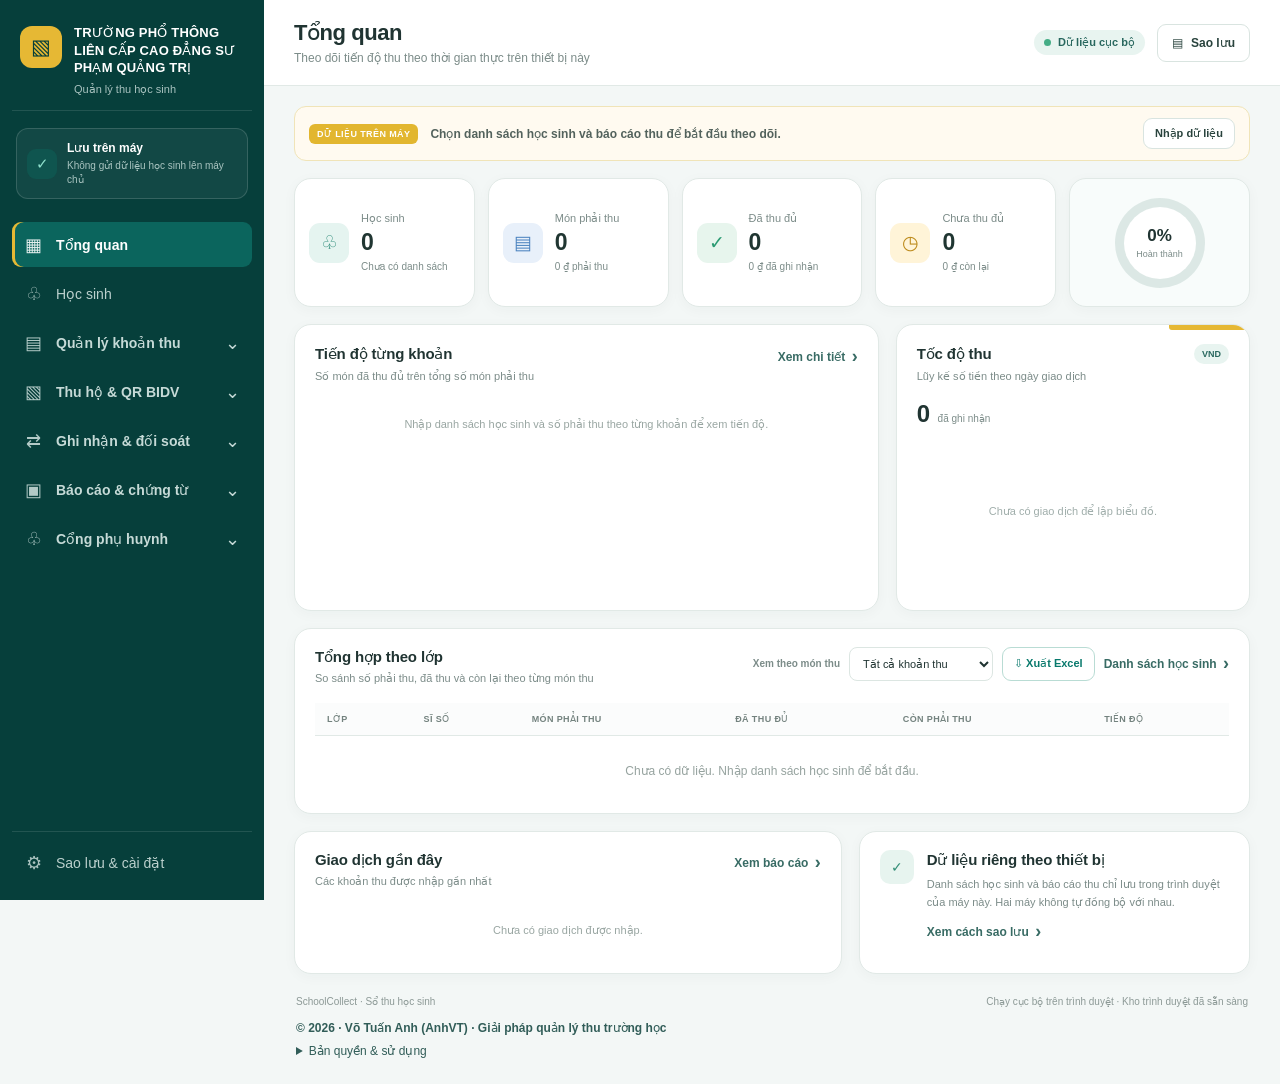
<file: index.html>
<!doctype html>
<html lang="vi">
<head>
  <meta charset="utf-8">
  <meta name="viewport" content="width=device-width, initial-scale=1">
  <meta name="theme-color" content="#063f3b">
  <meta name="description" content="Quản lý và đối soát từng khoản thu học sinh. Dữ liệu được lưu cục bộ trên thiết bị đang sử dụng.">
  <meta http-equiv="Content-Security-Policy" content="default-src 'self'; script-src 'self'; connect-src 'self'; object-src 'none'; base-uri 'self'; img-src 'self' data:; style-src 'self' 'unsafe-inline'; worker-src 'self'; manifest-src 'self'; form-action 'self'">
  <link rel="manifest" href="manifest.json">
  <link rel="stylesheet" href="styles.css?v=20261109parentnav1">
  <title>Trường Phổ thông Liên cấp Cao đẳng Sư phạm Quảng Trị · Quản lý thu học sinh</title>
</head>
<body>
  <div class="app-shell">
    <aside class="sidebar" id="sidebar">
      <div class="brand school-brand">
        <div class="brand-mark" aria-hidden="true">▧</div>
        <div class="brand-copy"><strong>TRƯỜNG PHỔ THÔNG LIÊN CẤP CAO ĐẲNG SƯ PHẠM QUẢNG TRỊ</strong><small>Quản lý thu học sinh</small></div>
      </div>
      <div class="local-pill"><span class="shield-icon" aria-hidden="true">✓</span><div><strong>Lưu trên máy</strong><small>Không gửi dữ liệu học sinh lên máy chủ</small></div></div>
      <nav class="nav" aria-label="Điều hướng chính">
        <button class="nav-item nav-direct active" data-page="dashboard"><span class="nav-icon" aria-hidden="true">▦</span>Tổng quan</button>
        <button class="nav-item nav-direct" data-page="students"><span class="nav-icon" aria-hidden="true">♧</span>Học sinh</button>

        <div class="nav-section" data-nav-section="collections">
          <button class="nav-item nav-group-toggle" type="button" data-nav-group="collections" aria-expanded="false" aria-controls="nav-collections"><span class="nav-icon" aria-hidden="true">▤</span><span class="nav-group-label">Quản lý khoản thu</span><span class="nav-chevron" aria-hidden="true">⌄</span></button>
          <div class="nav-submenu" id="nav-collections" hidden>
            <button class="nav-item nav-child" data-page="fees">Theo dõi phải thu</button>
            <button class="nav-item nav-child" data-page="fee-setup">Thiết lập & phân giao</button>
            <button class="nav-item nav-child" data-page="opening">DS thu trước thu hộ BIDV</button>
          </div>
        </div>

        <div class="nav-section" data-nav-section="bidv">
          <button class="nav-item nav-group-toggle" type="button" data-nav-group="bidv" aria-expanded="false" aria-controls="nav-bidv"><span class="nav-icon" aria-hidden="true">▧</span><span class="nav-group-label">Thu hộ & QR BIDV</span><span class="nav-chevron" aria-hidden="true">⌄</span></button>
          <div class="nav-submenu" id="nav-bidv" hidden>
            <button class="nav-item nav-child" data-page="bidv-export">Xuất bảng kê BIDV</button>
            <a class="nav-item nav-child qr-external-link" href="https://anhvt777.github.io/bidvqrgen/" target="_blank" rel="noopener noreferrer">Công cụ tạo QR <span class="external-link-mark" aria-hidden="true">↗</span></a>
          </div>
        </div>

        <div class="nav-section" data-nav-section="reconciliation">
          <button class="nav-item nav-group-toggle" type="button" data-nav-group="reconciliation" aria-expanded="false" aria-controls="nav-reconciliation"><span class="nav-icon" aria-hidden="true">⇄</span><span class="nav-group-label">Ghi nhận & đối soát</span><span class="nav-chevron" aria-hidden="true">⌄</span></button>
          <div class="nav-submenu" id="nav-reconciliation" hidden>
            <button class="nav-item nav-child" data-page="imports">Nhập sao kê & dữ liệu</button>
            <button class="nav-item nav-child" data-page="cash-collection">Thu tiền mặt theo phiên</button>
            <button class="nav-item nav-child" data-page="manual-import">Nhập thu ngoài BIDV</button>
          </div>
        </div>

        <div class="nav-section" data-nav-section="reports">
          <button class="nav-item nav-group-toggle" type="button" data-nav-group="reports" aria-expanded="false" aria-controls="nav-reports"><span class="nav-icon" aria-hidden="true">▣</span><span class="nav-group-label">Báo cáo & chứng từ</span><span class="nav-chevron" aria-hidden="true">⌄</span></button>
          <div class="nav-submenu" id="nav-reports" hidden>
            <button class="nav-item nav-child" data-page="history">Tra cứu & báo cáo</button>
            <button class="nav-item nav-child" data-page="receipts">Phiếu thu / Xác nhận</button>
          </div>
        </div>
        <div class="nav-section" data-nav-section="parents">
          <button class="nav-item nav-group-toggle" type="button" data-nav-group="parents" aria-expanded="false" aria-controls="nav-parents"><span class="nav-icon" aria-hidden="true">♧</span><span class="nav-group-label">Cổng phụ huynh</span><span class="nav-chevron" aria-hidden="true">⌄</span></button>
          <div class="nav-submenu" id="nav-parents" hidden>
            <a class="nav-item nav-child qr-external-link" href="https://school-parent-dev.tuananh0001.workers.dev/admin/lookup-codes?school_id=LIENCAPCDSP&amp;mode=bulk" target="_blank" rel="noopener noreferrer">Cấp mã theo lớp / danh sách <span class="external-link-mark" aria-hidden="true">↗</span></a>
            <a class="nav-item nav-child qr-external-link" href="https://school-parent-dev.tuananh0001.workers.dev/admin/lookup-codes?school_id=LIENCAPCDSP&amp;mode=single" target="_blank" rel="noopener noreferrer">Cấp lại mã khi quên <span class="external-link-mark" aria-hidden="true">↗</span></a>
            <button class="nav-item nav-child" data-page="parent-sync">Chuẩn bị & đồng bộ</button>
            <a class="nav-item nav-child qr-external-link" href="https://school-parent-dev.tuananh0001.workers.dev/" target="_blank" rel="noopener noreferrer">Mở cổng tra cứu <span class="external-link-mark" aria-hidden="true">↗</span></a>
            <a class="nav-item nav-child qr-external-link" href="https://school-parent-dev.tuananh0001.workers.dev/admin/multi-school" target="_blank" rel="noopener noreferrer">Quản trị đồng bộ <span class="external-link-mark" aria-hidden="true">↗</span></a>
          </div>
        </div>
      </nav>
      <div class="sidebar-bottom">
        <button class="nav-item" data-page="settings"><span class="nav-icon">⚙</span>Sao lưu & cài đặt</button>
      </div>
    </aside>

    <main class="main-area">
      <header class="topbar">
        <button class="mobile-menu" id="menuToggle" aria-label="Mở menu">☰</button>
        <div><div class="page-title" id="topTitle">Tổng quan</div><div class="page-subtitle" id="topSubtitle">Theo dõi tiến độ thu theo thời gian thực trên thiết bị này</div></div>
        <div class="top-actions"><span class="local-tag"><i></i>Dữ liệu cục bộ</span><button class="button button-outline backup-top" id="backupButtonTop"><span>▤</span> Sao lưu</button></div>
      </header>

      <section class="page active" id="page-dashboard">
        <div class="notice notice-sample" id="dataNotice"><span class="sample-label">DỮ LIỆU TRÊN MÁY</span><strong id="dataNoticeText">Chọn danh sách học sinh và báo cáo thu để bắt đầu theo dõi.</strong><button class="button button-small button-outline" data-go="imports">Nhập dữ liệu</button></div>
        <div class="stats-grid">
          <article class="stat-card"><div class="stat-icon mint">♧</div><div><span class="stat-label">Học sinh</span><strong class="stat-value" id="statStudents">0</strong><small class="stat-hint" id="statClasses">Chưa có danh sách</small></div></article>
          <article class="stat-card"><div class="stat-icon blue">▤</div><div><span class="stat-label">Món phải thu</span><strong class="stat-value" id="statFeeItems">0</strong><small class="stat-hint" id="statDueAmount">0 ₫ phải thu</small></div></article>
          <article class="stat-card"><div class="stat-icon green">✓</div><div><span class="stat-label">Đã thu đủ</span><strong class="stat-value" id="statPaidItems">0</strong><small class="stat-hint" id="statPaidAmount">0 ₫ đã ghi nhận</small></div></article>
          <article class="stat-card"><div class="stat-icon amber">◷</div><div><span class="stat-label">Chưa thu đủ</span><strong class="stat-value" id="statUnpaidItems">0</strong><small class="stat-hint" id="statRemainAmount">0 ₫ còn lại</small></div></article>
          <article class="stat-card completion-card"><div class="completion-ring" id="completionRing"><div><strong id="completionPercent">0%</strong><small>Hoàn thành</small></div></div></article>
        </div>

        <div class="dashboard-grid">
          <article class="panel fee-progress-panel">
            <div class="panel-header"><div><h2>Tiến độ từng khoản</h2><p>Số món đã thu đủ trên tổng số món phải thu</p></div><button class="text-button" data-go="fees">Xem chi tiết <span>›</span></button></div>
            <div class="fee-progress-list" id="feeProgressList"><div class="empty-inline">Nhập danh sách học sinh để xem tiến độ từng khoản thu.</div></div>
          </article>
          <article class="panel collection-speed-panel">
            <div class="panel-header"><div><h2>Tốc độ thu</h2><p>Lũy kế số tiền theo ngày giao dịch</p></div><span class="mini-tag">VND</span></div>
            <div class="speed-total"><strong id="chartTotal">0</strong><span>đã ghi nhận</span></div>
            <div class="chart-wrap" id="collectionChart"><div class="chart-empty">Chưa có giao dịch để lập biểu đồ.</div></div>
          </article>
        </div>

        <article class="panel table-panel class-summary-panel">
          <div class="panel-header class-summary-header"><div><h2>Tổng hợp theo lớp</h2><p>So sánh số phải thu, đã thu và còn lại theo từng món thu</p></div><div class="class-summary-actions"><label for="classFeeFilter">Xem theo món thu</label><select id="classFeeFilter"><option value="all">Tất cả khoản thu</option><option value="mandatory">BH thân thể (BHTT)</option><option value="insurance">Bảo hiểm y tế (BHYT)</option><option value="service">Dịch vụ khác</option></select><button class="button button-outline button-small export-class-report" id="exportClassFeeReport">⇩ Xuất Excel</button><button class="text-button" data-go="students">Danh sách học sinh <span>›</span></button></div></div>
          <div class="table-wrap"><table><thead><tr><th>LỚP</th><th>SĨ SỐ</th><th>MÓN PHẢI THU</th><th>ĐÃ THU ĐỦ</th><th>CÒN PHẢI THU</th><th>TIẾN ĐỘ</th></tr></thead><tbody id="classTable"><tr><td colspan="6" class="empty-cell">Chưa có dữ liệu. Nhập danh sách học sinh để bắt đầu.</td></tr></tbody></table></div>
        </article>
        <div class="bottom-grid">
          <article class="panel"><div class="panel-header"><div><h2>Giao dịch gần đây</h2><p>Các khoản thu được nhập gần nhất</p></div><button class="text-button" data-go="imports">Xem báo cáo <span>›</span></button></div><div class="recent-list" id="recentTransactions"><div class="empty-inline">Chưa có giao dịch được nhập.</div></div></article>
          <article class="panel privacy-card"><div class="privacy-mark">✓</div><div><h2>Dữ liệu riêng theo thiết bị</h2><p>Danh sách học sinh và báo cáo thu chỉ lưu trong trình duyệt của máy này. Hai máy không tự đồng bộ với nhau.</p><button class="text-button" data-go="settings">Xem cách sao lưu <span>›</span></button></div></article>
        </div>
      </section>

      <section class="page" id="page-students">
        <div class="page-heading"><div><span class="eyebrow">DANH SÁCH GỐC</span><h1>Học sinh</h1><p>Quản lý hồ sơ học sinh và toàn bộ các khoản phải thu đã phân giao.</p></div><div class="fee-builder-actions"><button class="button button-outline" id="addStudentButton">＋ Thêm học sinh</button><button class="button button-primary" id="studentImportButton">⇧ Tải file học sinh</button></div></div>
        <div class="toolbar"><div class="search-box"><span>⌕</span><input id="studentSearch" type="search" placeholder="Tìm theo tên, mã học sinh, Mã số CĐ, lớp..."></div><div class="toolbar-right"><select id="studentStatusFilter" class="compact-select"><option value="active">Đang học</option><option value="inactive">Đã nghỉ/chuyển trường</option><option value="all">Tất cả học sinh</option></select><span id="studentCountLabel">0 học sinh</span><button class="button button-outline" id="exportStudents">↓ Xuất danh sách</button></div></div>
        <div class="student-warning-panel" id="studentWarningPanel" hidden><div><strong id="studentWarningTitle">Có hồ sơ cần bổ sung</strong><p id="studentWarningText"></p></div><button class="button button-outline button-small" id="showIncompleteStudents">Xem hồ sơ cần bổ sung</button></div>
        <article class="panel table-panel"><div class="table-wrap"><table class="student-master-table"><thead><tr><th>MÃ HS THEO LỚP</th><th>HỌ VÀ TÊN</th><th>LỚP</th><th>GIỚI TÍNH</th><th>NGÀY SINH</th><th>TRẠNG THÁI</th><th>PHÂN LOẠI / GHI CHÚ</th><th>MÓN PHẢI THU</th><th>PHẢI THU</th><th>ĐÃ THU</th><th>CÒN LẠI</th><th></th></tr></thead><tbody id="studentsTable"><tr><td colspan="12" class="empty-cell">Chưa có học sinh. Hãy tải file danh sách gốc của trường.</td></tr></tbody></table></div></article>
        <p class="table-note">Web chỉ hiển thị các trường có trong file của Phổ thông Liên cấp CĐSP Quảng Trị, cộng với mã HS theo lớp do hệ thống tạo. Không tự suy đoán phụ huynh, điện thoại, CCCD hoặc các trường không có trong file. BHYT/BHTT được đọc trực tiếp thành khoản phải thu.</p>
      </section>

      <section class="page" id="page-fee-setup">
        <div class="page-heading"><div><span class="eyebrow">CẤU HÌNH THU</span><h1>Thiết lập khoản thu</h1><p>Tạo khoản thu một lần, sau đó phân giao cho toàn trường, theo khối, theo lớp hoặc từng học sinh.</p></div><button class="button button-outline" id="newFeeButton">＋ Khoản thu mới</button></div>
        <div class="fee-setup-layout">
          <article class="panel fee-builder">
            <div class="panel-header"><div><h2 id="feeBuilderTitle">Tạo khoản thu</h2><p>Mã khoản và mã khách hàng sau khi phát hành nên được giữ ổn định để đối soát ngân hàng.</p></div><span class="mini-tag">Lưu cục bộ</span></div>
            <input type="hidden" id="feeEditingId">
            <div class="fee-form-grid">
              <label class="qr-field"><span>Tên khoản thu</span><input id="feeName" maxlength="80" placeholder="Ví dụ: Bảo hiểm thân thể"></label>
              <label class="qr-field"><span>Mã khoản</span><input id="feeCode" maxlength="12" placeholder="Ví dụ: BHTT"></label>
              <label class="qr-field"><span>Ký hiệu khoản thu (2 ký tự)</span><input id="feeShortCode" maxlength="2" list="feeShortCodeOptions" placeholder="TT"><datalist id="feeShortCodeOptions"><option value="YT">Bảo hiểm y tế</option><option value="TT">Bảo hiểm thân thể</option><option value="DV">Dịch vụ</option><option value="KH">Khoản khác</option></datalist></label>
              <label class="qr-field"><span>Số tiền / học sinh</span><input id="feeAmount" inputmode="numeric" placeholder="Ví dụ: 150000"></label>
              <label class="qr-field"><span>Nhóm khoản</span><select id="feeCategory"><option value="service">Khoản thu / dịch vụ khác</option><option value="insurance">Bảo hiểm y tế (BHYT)</option><option value="mandatory">Bảo hiểm thân thể (BHTT)</option><option value="other">Khoản khác</option></select></label>
              <label class="qr-field"><span>Tiền tố mã KH</span><input id="feePrefix" maxlength="8" value="LCSP" placeholder="LCSP"></label>
              <label class="qr-field"><span>Phạm vi phân giao</span><select id="feeScope"><option value="all">Toàn trường</option><option value="grade">Theo khối</option><option value="class">Theo lớp</option><option value="student">Chọn học sinh</option></select></label>
            </div>
            <div class="fee-target-block">
              <div class="fee-target-head"><strong>Đối tượng áp dụng</strong><span id="feeTargetSummary">Toàn bộ học sinh hiện có</span></div>
              <select id="feeTargets" multiple size="7" aria-label="Chọn đối tượng phân giao"></select>
              <small>Giữ Ctrl/Cmd để chọn nhiều khối, lớp hoặc học sinh. Với “Toàn trường” không cần chọn.</small>
            </div>
            <div class="fee-code-preview"><span>Mẫu mã khách hàng</span><strong id="feeCodePreview">Mã HS theo lớp + ký hiệu 2 ký tự</strong><small id="feeCodePreviewExample">Ví dụ sẽ hiển thị sau khi có danh sách học sinh.</small></div>
            <div class="fee-builder-actions"><button class="button button-outline" id="cancelFeeEdit" hidden>Hủy</button><button class="button button-primary" id="saveFeeAssignment">Tạo & phân giao</button></div>
          </article>
          <article class="panel fee-catalog-panel">
            <div class="panel-header"><div><h2>Danh mục khoản thu</h2><p>Các khoản đã tạo và số học sinh đang được phân giao.</p></div><span class="mini-tag" id="feeCatalogCount">0 khoản</span></div>
            <div class="fee-catalog-list" id="feeCatalogList"><div class="empty-inline">Chưa có khoản thu. Tạo khoản đầu tiên ở biểu mẫu bên trái.</div></div>
          </article>
        </div>

      </section>

      <section class="page" id="page-bidv-export">
        <div class="page-heading"><div><span class="eyebrow">BẢNG KÊ NGÂN HÀNG</span><h1>Bảng kê BIDV</h1><p>Tạo mã khách hàng duy nhất theo từng học sinh + món thu và xuất XLSX đúng cấu trúc nhập chương trình thu hộ.</p></div></div>
        <article class="panel bidv-export-panel">
          <div class="panel-header"><div><span class="eyebrow">BẢNG KÊ BIDV</span><h2>Xuất bảng kê thu hộ</h2><p>Xuất đúng cấu trúc 16 cột của mẫu BIDV để nhập chương trình tạo bảng kê thu hộ. Mỗi món thu của từng học sinh có một Mã khách hàng duy nhất.</p></div><span class="mini-tag">XLSX</span></div>
          <div class="fee-form-grid">
            <label class="qr-field"><span>Khoản thu cần xuất</span><select id="bidvExportFee"><option value="">— Chọn khoản thu —</option></select></label>
            <label class="qr-field"><span>Phạm vi</span><select id="bidvExportScope"><option value="all">Toàn bộ học sinh được phân giao</option><option value="grade">Theo khối</option><option value="class">Theo lớp</option></select></label>
            <label class="qr-field"><span>Đối tượng</span><select id="bidvExportTarget"><option value="all">Tất cả</option></select></label>
            <label class="qr-field"><span>Kỳ hóa đơn</span><input id="bidvBillPeriod" maxlength="20" value="2026" placeholder="Ví dụ: 2026"></label>
            <label class="qr-field"><span>Tiền tố bổ sung (không bắt buộc)</span><input id="bidvCustomerPrefix" maxlength="8" value="" placeholder="Để trống nếu không cần"></label>
            <label class="qr-field"><span>Cấu trúc Mã khách hàng</span><input id="bidvCustomerTemplate" maxlength="80" value="{YY}{CLASS}{SEQ}{FEE}" placeholder="{YY}{CLASS}{SEQ}{FEE}"></label>
          </div>
          <div class="mapping-note"><span class="note-icon">i</span><div><strong>Các biến có thể dùng:</strong><p><code>{PREFIX}</code> tiền tố tùy chọn · <code>{YY}</code>/<code>{YYYY}</code> năm · <code>{CLASS}</code> lớp · <code>{SEQ}</code> số thứ tự 01–99 · <code>{HS}</code> mã HS theo lớp · <code>{BASE}</code> mã HS gốc · <code>{CD}</code> Mã số CĐ · <code>{FEE}</code> ký hiệu khoản 2 ký tự. File BIDV dùng tài khoản định danh nên mã xuất ra chỉ gồm chữ không dấu và số.</p></div></div>
          <div class="fee-code-preview"><span>Xem trước Mã khách hàng</span><strong id="bidvCustomerPreview">267C201TT</strong><small id="bidvCustomerPreviewText">Khuyến nghị: năm 2 số + lớp + STT 2 số + ký hiệu khoản 2 ký tự. Không cần LCSP.</small></div>
          <label class="check-row"><input type="checkbox" id="bidvOnlyUnpaid" checked><span>Chỉ xuất các khoản chưa thu</span></label>
          <div class="fee-builder-actions"><button class="button button-outline" id="bidvValidateExport">Kiểm tra mã</button><button class="button button-primary" id="bidvExportXlsx">↓ Xuất XLSX BIDV</button></div>
          <div class="last-import" id="bidvExportStatus">Chưa kiểm tra dữ liệu xuất.</div>
        </article>

        <article class="panel bidv-export-panel qr-file-export-panel">
          <div class="panel-header"><div><span class="eyebrow">FILE TẠO QR ĐỊNH DANH</span><h2>Xuất bảng kê tạo QR</h2><p>Xuất đúng 11 cột theo file mẫu Test 6E.xlsx. BIDV và BankBin 970418 được tự điền cố định; người dùng chỉ chọn phạm vi và món thu cần xuất.</p></div><span class="mini-tag">XLSX · QR</span></div>
          <div class="fee-form-grid">
            <label class="qr-field"><span>Phạm vi xuất</span><select id="qrFileScope"><option value="all">Toàn bộ danh sách trường</option><option value="class">Theo lớp</option><option value="student">Theo học sinh</option></select></label>
            <label class="qr-field"><span>Đối tượng</span><select id="qrFileTarget"><option value="all">Tất cả</option></select></label>
            <label class="qr-field"><span>Món thu</span><select id="qrFileFee"><option value="all">Tất cả món thu</option></select></label>
            <label class="qr-field"><span>Mã đầu định danh</span><input id="qrFilePrefix" maxlength="30" value="V6" placeholder="Ví dụ: V6"></label>
            <label class="qr-field"><span>Kỳ thu</span><input id="qrFilePeriod" maxlength="30" value="2026" placeholder="Ví dụ: 2026 hoặc HK1 2026"></label>
            <label class="qr-field"><span>Cấu trúc mã QR</span><input value="Mã đầu định danh + Mã khách hàng BIDV" readonly></label>
          </div>
          <div class="mapping-note"><span class="note-icon">i</span><div><strong>Cấu trúc file QR:</strong><p><code>AccountNumber</code> = Mã đầu định danh + đúng Mã khách hàng BIDV của cùng học sinh/món thu (cùng tiền tố, năm 2 số, lớp, STT và ký hiệu khoản). <code>AccountName</code> = Họ tên học sinh + lớp. <code>Remark</code> = AccountName + NOP + Tên khoản thu + kỳ thu; tự loại mã BHYT/BHTT/TT/YT bị lặp.</p></div></div>
          <div class="fee-code-preview"><span>Xem trước</span><strong id="qrFileAccountPreview">—</strong><small id="qrFileRemarkPreview">Chọn dữ liệu để xem AccountNumber và Remark mẫu.</small></div>
          <label class="check-row"><input type="checkbox" id="qrFileOnlyUnpaid" checked><span>Chỉ xuất các món chưa thu</span></label>
          <div class="fee-builder-actions"><button class="button button-outline" id="qrFileValidate">Kiểm tra file QR</button><button class="button button-primary" id="qrFileExport">↓ Xuất XLSX tạo QR</button></div>
          <div class="last-import" id="qrFileStatus">Chưa kiểm tra dữ liệu xuất.</div>
        </article>
      </section>

      <section class="page" id="page-fees">
        <div class="page-heading"><div><span class="eyebrow">CHI TIẾT THU</span><h1>Khoản thu</h1><p>Xem riêng BHYT, BHTT và các khoản dịch vụ khác.</p></div><button class="button button-primary" data-go="imports">⇧ Nhập báo cáo thu</button></div>
        <div class="fee-detail-grid" id="feeCategoryCards"><div class="panel empty-state">Nhập danh sách học sinh và báo cáo thu để xem chi tiết.</div></div>
        <article class="panel table-panel fee-breakdown-panel"><div class="panel-header"><div><h2>Chi tiết dịch vụ khác</h2><p>Tách theo nội dung thực tế như gửi xe, nước uống và dịch vụ khác.</p></div><span class="mini-tag" id="serviceTxnCount">0 giao dịch</span></div><div class="table-wrap"><table><thead><tr><th>NỘI DUNG THU</th><th>SỐ GIAO DỊCH</th><th>SỐ HỌC SINH</th><th>SỐ TIỀN ĐÃ THU</th></tr></thead><tbody id="serviceBreakdownTable"><tr><td colspan="4" class="empty-cell">Chưa có giao dịch dịch vụ.</td></tr></tbody></table></div></article>
        <article class="panel table-panel"><div class="panel-header"><div><h2>Giao dịch theo khoản thu</h2><p>Danh sách chi tiết được nhập trên thiết bị này</p></div><div class="filter-pills"><span class="filter-pill">Tất cả <b id="allTxnCount">0</b></span><span class="filter-pill">Khớp <b id="matchedTxnCount">0</b></span><span class="filter-pill">Chưa khớp <b id="unmatchedTxnCount">0</b></span></div></div><div class="table-wrap"><table><thead><tr><th>NGÀY</th><th>MÃ GIAO DỊCH</th><th>KHOẢN THU</th><th>NỘI DUNG</th><th>MÃ HS / HỌC SINH</th><th>SỐ TIỀN</th><th>TRẠNG THÁI</th></tr></thead><tbody id="transactionsTable"><tr><td colspan="7" class="empty-cell">Chưa có báo cáo ngân hàng.</td></tr></tbody></table></div></article>

        <article class="panel cash-file-card">
          <div class="panel-header"><div><h2>Nhập file các món đã thu thủ công</h2><p>Dùng khi kế toán có danh sách thu ngoài BIDV. File có thể chứa Mã HS/Mã theo lớp/Mã số CĐ hoặc Họ tên + Lớp, kèm Khoản thu và Số tiền.</p></div><span class="mini-tag">XLSX · CSV</span></div>
          <div class="receipt-batch-actions">
            <span>File chỉ đưa các dòng hợp lệ vào phiên chờ xác nhận; chưa cộng ngay vào số thu chung.</span>
            <button class="button button-outline" id="downloadManualCollectionTemplate">↓ Tải file mẫu</button>
            <button class="button button-primary" id="manualCollectionImportButton">⇧ Chọn file đã thu</button>
          </div>
          <div class="last-import" id="manualCollectionStatus">Chưa nhập file thu thủ công.</div>
        </article>
        <input type="file" id="manualCollectionFileInput" accept=".xlsx,.csv,.tsv,.txt" hidden>
      </section>

      <section class="page" id="page-qr">
        <div class="page-heading"><div><span class="eyebrow">THANH TOÁN THEO TỪNG MÓN</span><h1>Tạo mã QR</h1><p>Tạo QR cho từng khoản còn phải thu của học sinh, tiền chuyển trực tiếp vào tài khoản trường.</p></div></div>
        <div class="qr-local-note"><span class="note-icon">✓</span><div><strong>Tạo và lưu ảnh ngay trên thiết bị này.</strong><p>Dữ liệu học sinh, số tiền và nội dung chuyển khoản không gửi tới dịch vụ tạo ảnh QR bên ngoài.</p></div></div>
        <div class="qr-layout">
          <article class="panel qr-config-card">
            <div class="panel-header"><div><h2>Tài khoản nhận tiền của trường</h2><p>Thông tin được lưu riêng trong trình duyệt của máy này.</p></div><span class="category-badge">Lưu cục bộ</span></div>
            <div class="qr-config-grid">
              <label class="qr-field"><span>Mã BIN ngân hàng</span><input id="qrBankBin" inputmode="numeric" maxlength="6" placeholder="Ví dụ: 970418"></label>
              <label class="qr-field"><span>Số tài khoản nhận</span><input id="qrAccountNumber" autocomplete="off" placeholder="Số tài khoản trường"></label>
              <label class="qr-field qr-field-wide"><span>Tên chủ tài khoản</span><input id="qrAccountName" autocomplete="organization" maxlength="25" placeholder="Tên chủ tài khoản, tối đa 25 ký tự"></label>
            </div>
            <div class="qr-config-actions"><span id="qrConfigStatus">Chưa thiết lập tài khoản nhận</span><button class="button button-outline" id="saveQrConfig">Lưu tài khoản</button></div>
            <p class="table-note">Hãy kiểm tra mã BIN, số tài khoản và tên người nhận với ngân hàng trước khi gửi QR cho phụ huynh.</p>
          </article>
          <article class="panel qr-create-card">
            <div class="panel-header"><div><h2>Chọn món cần tạo QR</h2><p>Mỗi QR gắn với một học sinh và một khoản thu.</p></div><span class="mini-tag" id="qrDueCount">0 món còn phải thu</span></div>
            <div class="qr-filter-grid">
              <label class="qr-field"><span>Khoản thu</span><select id="qrFeeFilter"><option value="all">Tất cả khoản thu</option><option value="insurance">Bảo hiểm y tế (BHYT)</option><option value="mandatory">Bảo hiểm thân thể (BHTT)</option><option value="service">Dịch vụ</option></select></label>
              <label class="qr-field"><span>Lớp</span><select id="qrClassFilter"><option value="all">Tất cả lớp</option></select></label>
              <label class="qr-field"><span>Danh sách</span><select id="qrStatusFilter"><option value="unpaid">Chỉ món chưa ghi nhận đã thu</option><option value="all">Tất cả món phải thu</option></select></label>
            </div>
            <div class="qr-create-actions"><span id="qrSelectionCount">Chưa có QR được tạo</span><button class="button button-primary" id="generateQrs">Tạo QR</button><button class="button button-outline" id="downloadQrs" hidden>↓ Tải ZIP</button></div>
          </article>
        </div>
        <div class="qr-preview-header"><div><h2>Ảnh QR theo học sinh</h2><p id="qrPreviewSummary">Chọn điều kiện rồi bấm “Tạo QR”.</p></div></div>
        <div class="qr-preview-grid" id="qrPreviewGrid"><div class="panel qr-empty-state">Nhập danh sách học sinh có chi tiết từng khoản phải thu để bắt đầu.</div></div>
      </section>

      <section class="page" id="page-notices">
        <div class="page-heading"><div><span class="eyebrow">GỬI PHỤ HUYNH</span><h1>Thông báo nộp tiền</h1><p>Tạo hàng loạt thông báo khoản thu có QR định danh để in A4 hoặc xuất ảnh gửi Zalo/phụ huynh.</p></div><span class="mini-tag">Tạo cục bộ</span></div>
        <div class="notice-tool-grid">
          <article class="panel notice-builder-card">
            <div class="panel-header"><div><h2>1. Chọn đối tượng & khoản thu</h2><p>Mỗi học sinh tạo một thông báo và một QR tổng cho các món được chọn.</p></div><span class="category-badge">BIDV QR</span></div>
            <div class="notice-form-grid">
              <label class="qr-field"><span>Lớp</span><select id="noticeClass"><option value="all">Tất cả lớp</option></select></label>
              <label class="qr-field"><span>Học sinh</span><select id="noticeStudent"><option value="all">Tất cả học sinh trong phạm vi</option></select></label>
              <label class="qr-field"><span>Hạn nộp</span><input id="noticeDeadline" type="date"></label>
              <label class="qr-field"><span>Trạng thái khoản</span><select id="noticeDueStatus"><option value="unpaid">Chỉ khoản chưa thu</option><option value="all">Tất cả khoản được phân giao</option></select></label>
              <label class="qr-field notice-fee-select"><span>Khoản cần thông báo</span><select id="noticeFees" multiple size="7"><option value="all" selected>Tất cả khoản phù hợp</option></select><small>Giữ Ctrl/Cmd để chọn nhiều khoản. Chọn “Tất cả” để lấy toàn bộ khoản phù hợp.</small></label>
              <label class="qr-field notice-message-field"><span>Lời nhắn cuối thông báo</span><textarea id="noticeMessage" rows="4" maxlength="260">Nếu phụ huynh đã thanh toán, vui lòng bỏ qua thông báo này.</textarea></label>
            </div>
            <div class="notice-summary-box"><div><span>Số học sinh</span><strong id="noticeStudentCount">0</strong></div><div><span>Số món</span><strong id="noticeItemCount">0</strong></div><div><span>Tổng cần thông báo</span><strong id="noticeAmountTotal">0 ₫</strong></div></div>
          </article>

          <article class="panel notice-output-card">
            <div class="panel-header"><div><h2>2. Kiểu đầu ra</h2><p>Hai mẫu dùng chung dữ liệu và QR thanh toán.</p></div></div>
            <div class="notice-template-options">
              <label class="notice-template-option selected"><input type="radio" name="noticeTemplate" value="a4" checked><div><strong>Mẫu A4 chuẩn</strong><span>Trang trọng, dễ in/PDF, mỗi học sinh một trang.</span></div><i>A4</i></label>
              <label class="notice-template-option"><input type="radio" name="noticeTemplate" value="mobile"><div><strong>Mẫu ảnh điện thoại</strong><span>Gọn, QR lớn, phù hợp gửi Zalo/Messenger.</span></div><i>9:16</i></label>
            </div>
            <div class="notice-output-actions">
              <button class="button button-outline" id="previewNotices">Xem trước</button>
              <button class="button button-primary" id="printNoticeA4">In / Lưu PDF A4</button>
              <button class="button button-primary" id="downloadNoticeImages">↓ Xuất ZIP ảnh PNG</button>
            </div>
            <div class="notice-export-note"><strong>QR thanh toán:</strong><span>QR được tạo ngay trên máy với số tiền tổng của các khoản đang chọn. Phần dưới QR hiển thị napas247 · BIDV · hoa mai vàng để phụ huynh dễ nhận biết kênh thanh toán.</span></div>
          </article>
        </div>

        <article class="panel notice-preview-panel">
          <div class="panel-header"><div><h2>Xem trước thông báo</h2><p id="noticePreviewSummary">Chọn dữ liệu rồi bấm “Xem trước”.</p></div><span class="mini-tag" id="noticeQrStatus">Chưa tạo QR</span></div>
          <div class="notice-preview-list" id="noticePreviewList"><div class="empty-inline">Chưa có thông báo được tạo.</div></div>
        </article>
        <div class="mapping-note"><span class="note-icon">i</span><div><strong>Dữ liệu riêng tư:</strong><p>Ảnh/PDF được tạo hoàn toàn trong trình duyệt. Danh sách học sinh và số tiền không được gửi lên dịch vụ tạo ảnh bên ngoài.</p></div></div>
      </section>

      <section class="page" id="page-receipts">
        <div class="page-heading"><div><span class="eyebrow">CHỨNG TỪ KHOẢN ĐÃ THU</span><h1>Phiếu thu / Xác nhận</h1><p>Phát hành chứng từ từ các món đã đối soát thành công. Chứng từ chuyển khoản mặc định là “Phiếu xác nhận thanh toán”.</p></div><button class="button button-outline" id="receiptConfigToggle">⚙ Thông tin chứng từ</button></div>

        <article class="panel receipt-config-card" id="receiptConfigCard">
          <div class="panel-header"><div><h2>Thông tin đơn vị & người ký</h2><p>Lưu cục bộ trên thiết bị, dùng để trình bày chứng từ in/PDF.</p></div><span class="mini-tag">Cấu hình</span></div>
          <div class="receipt-config-grid">
            <label class="qr-field"><span>Cơ quan chủ quản</span><input id="receiptParentUnit" value="" maxlength="100"></label>
            <label class="qr-field"><span>Tên đơn vị</span><input id="receiptSchoolName" value="TRƯỜNG PHỔ THÔNG LIÊN CẤP CAO ĐẲNG SƯ PHẠM QUẢNG TRỊ" maxlength="120"></label>
            <label class="qr-field qr-field-wide"><span>Địa chỉ</span><input id="receiptSchoolAddress" maxlength="160" placeholder="Địa chỉ của trường"></label>
            <label class="qr-field"><span>Mã đơn vị / MST (nếu dùng)</span><input id="receiptUnitCode" maxlength="40" placeholder="Không bắt buộc"></label>
            <label class="qr-field"><span>Tiền tố xác nhận chuyển khoản</span><input id="receiptTransferPrefix" value="XN" maxlength="6" placeholder="XN"></label>
            <label class="qr-field"><span>Tiền tố phiếu thu tiền mặt</span><input id="receiptCashPrefix" value="PT" maxlength="6" placeholder="PT"></label>
            <label class="qr-field"><span>Người lập</span><input id="receiptPreparer" maxlength="80" placeholder="Họ và tên"></label>
            <label class="qr-field"><span>Thủ quỹ</span><input id="receiptCashier" maxlength="80" placeholder="Họ và tên"></label>
            <label class="qr-field"><span>Kế toán / Phụ trách kế toán</span><input id="receiptAccountant" maxlength="80" placeholder="Họ và tên"></label>
            <label class="qr-field"><span>Thủ trưởng đơn vị</span><input id="receiptHead" maxlength="80" placeholder="Họ và tên"></label>
          </div>
          <div class="receipt-config-actions"><span>Không chèn ảnh chữ ký. Chứng từ chỉ hiển thị họ tên người ký khi đã cấu hình.</span><button class="button button-primary" id="saveReceiptConfig">Lưu cấu hình</button></div>
        </article>

        <article class="panel cash-session-card">
          <div class="panel-header"><div><h2>⚡ Thu tiền mặt nhanh theo phiên</h2><p>Tick các khoản thực nhận, kiểm đếm tiền thực tế và chỉ đồng bộ vào dữ liệu thu chung sau khi thủ quỹ xác nhận khớp.</p></div><span class="category-badge service">CHƯA ĐỒNG BỘ</span></div>
          <div class="cash-session-toolbar">
            <label class="qr-field"><span>Lớp</span><select id="cashSessionClass"><option value="">— Chọn lớp —</option></select></label>
            <label class="qr-field"><span>Tìm học sinh</span><input id="cashSessionSearch" type="search" placeholder="Nhập tên hoặc mã học sinh"></label>
            <label class="qr-field"><span>Ngày thu</span><input id="cashSessionDate" type="date"></label>
            <label class="qr-field"><span>Thủ quỹ</span><input id="cashSessionCashier" maxlength="80" placeholder="Họ và tên thủ quỹ"></label>
            <label class="qr-field"><span>Hình thức</span><select id="cashSessionMethod"><option value="cashier">Thu qua thủ quỹ</option><option value="direct_school">Phụ huynh chuyển thẳng cho trường</option></select></label>
          </div>
          <div class="cash-session-stats">
            <div><span>Học sinh đã chọn</span><strong id="cashSessionStudentCount">0</strong></div>
            <div><span>Số khoản đã chọn</span><strong id="cashSessionItemCount">0</strong></div>
            <div><span>Tổng theo sổ</span><strong id="cashSessionExpected">0 ₫</strong></div>
            <div><span>Tiền thực tế</span><strong id="cashSessionActualLabel">0 ₫</strong></div>
            <div><span>Chênh lệch</span><strong id="cashSessionDifference">0 ₫</strong></div>
          </div>
          <div class="cash-session-table-wrap"><table class="cash-session-table"><thead id="cashSessionHead"><tr><th>STT</th><th>HỌC SINH</th><th>LỚP</th><th>Chọn lớp để bắt đầu</th></tr></thead><tbody id="cashSessionBody"><tr><td colspan="4" class="empty-cell">Chọn lớp để hiển thị danh sách thu nhanh.</td></tr></tbody></table></div>
          <div class="cash-session-check">
            <label class="qr-field"><span>Tiền thực tế thủ quỹ kiểm đếm</span><input id="cashSessionActual" inputmode="numeric" placeholder="Nhập số tiền thực tế"></label>
            <div class="cash-session-status" id="cashSessionStatus">Chưa có khoản được chọn.</div>
          </div>
          <div class="receipt-batch-actions cash-session-actions">
            <span>Phiên chưa xác nhận không được tính vào số thu chung. Hệ thống chặn các món đã thu qua BIDV hoặc đã xác nhận trước đó.</span>
            <button class="button button-outline" id="cashierFileImportButton">⇧ Upload file thủ quỹ</button>
            <button class="button button-outline" id="exportCashSession">↓ Xuất bảng kê phiên</button>
            <button class="button button-outline" id="clearCashSession">Hủy lựa chọn</button>
            <button class="button button-primary" id="confirmCashSession" disabled>✓ Xác nhận số thu & đồng bộ</button>
          </div>
          <div class="cashier-file-summary" id="cashierFileSummary">Chưa upload file theo dõi của thủ quỹ.</div>
        </article>
        <input type="file" id="cashierFileInput" accept=".xlsx" hidden>


        <article class="panel cash-entry-card">
          <div class="panel-header"><div><h2>Ghi nhận thu tiền mặt</h2><p>Chọn đúng học sinh và món chưa thu. Khoản tiền mặt được lưu riêng và không bị mất khi cập nhật báo cáo ngân hàng.</p></div><span class="category-badge service">TIỀN MẶT</span></div>
          <div class="cash-entry-grid">
            <label class="qr-field"><span>Lớp</span><select id="cashClass"><option value="">— Chọn lớp —</option></select></label>
            <label class="qr-field"><span>Học sinh</span><select id="cashStudent"><option value="">— Chọn học sinh —</option></select></label>
            <label class="qr-field"><span>Khoản chưa thu</span><select id="cashFee"><option value="">— Chọn khoản thu —</option></select></label>
            <label class="qr-field"><span>Ngày thu</span><input id="cashDate" type="date"></label>
            <label class="qr-field"><span>Người nộp tiền</span><input id="cashPayer" maxlength="100" placeholder="Phụ huynh/người nộp"></label>
            <label class="qr-field"><span>Số tiền</span><input id="cashAmount" readonly></label>
            <label class="qr-field qr-field-wide"><span>Lý do / ghi chú</span><input id="cashNote" maxlength="180" placeholder="Ví dụ: Nộp Bảo hiểm thân thể cho học sinh"></label>
          </div>
          <div class="cash-entry-preview" id="cashEntryPreview">Chọn học sinh và khoản thu để ghi nhận tiền mặt.</div>
          <div class="receipt-batch-actions"><span>Hiện tại chỉ ghi nhận đủ 100% số tiền của từng món để bảo đảm đối soát một-món/một-giao-dịch.</span><button class="button button-outline" id="recordCashPayment">Ghi nhận tiền mặt</button><button class="button button-primary" id="recordAndPrintCash">Ghi nhận & In phiếu thu</button></div>
        </article>

        <article class="panel receipt-filter-card">
          <div class="panel-header"><div><h2>Chọn chứng từ</h2><p>Lọc theo khoản thu, lớp, học sinh, ngày thanh toán và trạng thái phát hành.</p></div><div class="receipt-mini-stats"><span>Chờ cấp <b id="receiptReadyCount">0</b></span><span>Đã cấp <b id="receiptIssuedCount">0</b></span><span>Đã hủy <b id="receiptCancelledCount">0</b></span></div></div>
          <div class="receipt-filter-grid">
            <label class="qr-field"><span>Khoản thu</span><select id="receiptFeeFilter"><option value="all">Tất cả khoản thu</option></select></label>
            <label class="qr-field"><span>Lớp</span><select id="receiptClassFilter"><option value="all">Tất cả lớp</option></select></label>
            <label class="qr-field"><span>Học sinh</span><select id="receiptStudentFilter"><option value="all">Tất cả học sinh</option></select></label>
            <label class="qr-field"><span>Trạng thái</span><select id="receiptStatusFilter"><option value="all">Tất cả</option><option value="ready">Chưa phát hành</option><option value="issued">Đã phát hành</option><option value="cancelled">Đã hủy</option></select></label>
            <label class="qr-field"><span>Hình thức thu</span><select id="receiptMethodFilter"><option value="all">Tất cả</option><option value="transfer">Chuyển khoản/QR</option><option value="cash">Tiền mặt</option></select></label>
            <label class="qr-field"><span>Từ ngày thu</span><input id="receiptDateFrom" type="date"></label>
            <label class="qr-field"><span>Đến ngày thu</span><input id="receiptDateTo" type="date"></label>
          </div>
          <div class="receipt-batch-actions"><span id="receiptFilterSummary">Chưa có món đã thu phù hợp.</span><button class="button button-outline" id="printIssuedReceipts">In/Lưu PDF đã cấp</button><button class="button button-primary" id="issueFilteredReceipts">Phát hành & In/Lưu PDF</button></div>
        </article>

        <article class="panel table-panel receipt-register-panel">
          <div class="panel-header"><div><h2>Sổ chứng từ thu</h2><p>Số chứng từ chạy liên tục theo năm. Chứng từ đã hủy vẫn được giữ lại trong lịch sử.</p></div><button class="button button-outline button-small" id="exportReceiptRegister">↓ Xuất sổ CSV</button></div>
          <div class="table-wrap"><table class="receipt-table"><thead><tr><th>NGÀY THU</th><th>SỐ CT</th><th>HỌC SINH</th><th>LỚP</th><th>KHOẢN THU</th><th>SỐ TIỀN</th><th>MÃ GIAO DỊCH</th><th>TRẠNG THÁI</th><th>THAO TÁC</th></tr></thead><tbody id="receiptTable"><tr><td colspan="9" class="empty-cell">Chưa có món thu hợp lệ để phát hành chứng từ.</td></tr></tbody></table></div>
        </article>
        <div class="mapping-note"><span class="note-icon">i</span><div><strong>Nguyên tắc phát hành:</strong><p>Web chỉ cho cấp chứng từ khi giao dịch đã đối soát thành công, đúng học sinh, đúng món và đúng số tiền. Chứng từ bị hủy không bị xóa số; muốn phát hành lại sẽ dùng số mới.</p></div></div>
      </section>

      <section class="page" id="page-opening">
  <div class="page-heading"><div><span class="eyebrow">DỮ LIỆU NHÀ TRƯỜNG ĐÃ XÁC NHẬN</span><h1>DS thu trước thu hộ BIDV</h1><p>Danh sách học sinh đã nộp trước khi triển khai thu hộ định danh BIDV, được tổng hợp từ dữ liệu trường đã nhập trên thiết bị này.</p></div></div>
  <article class="panel">
    <div class="panel-header"><div><h2>Học sinh đã hoàn tất trước BIDV</h2><p>Trạng thái lịch sử do nhà trường xác nhận; không tạo giao dịch BIDV, không tự ghi nhận ngày nộp hoặc số tiền khi chưa có chứng từ chi tiết.</p></div><span class="mini-tag">Dữ liệu đầu kỳ</span></div>
    <div class="opening-summary-grid">
      <div class="opening-stat"><span>Đã hoàn tất trước BIDV</span><strong id="openingStudentCount">0</strong><small>học sinh</small></div>
      <div class="opening-stat"><span>Số lớp có học sinh hoàn tất</span><strong id="openingClassCount">0</strong><small>lớp</small></div>
      <div class="opening-stat"><span>Học sinh còn khoản phải thu</span><strong id="openingPendingCount">0</strong><small>đang theo dõi thu hộ</small></div>
    </div>
    <p id="openingCollectionsStatus" class="table-note">Đang tổng hợp dữ liệu học sinh đã lưu trên máy.</p>
    <div class="opening-filters">
      <label class="qr-field"><span>Lọc theo lớp</span><select id="openingClassFilter"><option value="all">Tất cả lớp</option></select></label>
      <label class="qr-field"><span>Tìm học sinh</span><input id="openingStudentSearch" type="search" placeholder="Họ tên, mã học sinh, lớp"></label>
      <button class="button button-outline" id="openingExportCsv" type="button">↓ Xuất danh sách CSV</button>
    </div>
    <p class="table-note" id="openingVisibleCount">Chưa có dữ liệu.</p>
    <div class="table-wrap opening-table-wrap"><table><thead><tr><th>STT</th><th>Mã HS theo lớp</th><th>Họ và tên</th><th>Lớp</th><th>Ngày sinh</th><th>Trạng thái</th></tr></thead>
      <tbody id="openingStudentRows"><tr><td colspan="6" class="empty-cell">Đang tải danh sách.</td></tr></tbody></table></div>
  </article>
  <details class="opening-legacy-details">
    <summary>Hồ sơ giao dịch lịch sử có chứng từ (nếu nhà trường cần bổ sung)</summary>
    <article class="panel">
      <p class="table-note">Đây là dữ liệu bổ sung tùy chọn, không bắt buộc xác nhận lại danh sách học sinh đã hoàn tất. Chỉ nhập chứng từ thực tế khi cần bổ sung số tiền hoặc ngày thu lịch sử.</p>
      <button class="button button-outline" id="openingCollectionsButton" type="button">⇧ Nhập bảng chứng từ thu trước BIDV</button>
      <input type="file" id="openingCollectionsInput" accept=".xlsx,.csv,.tsv,.txt" hidden>
      <div class="table-wrap"><table><thead><tr><th>Lớp</th><th>Học sinh</th><th>Khoản</th><th>Số tiền</th><th>Ngày thu</th><th>Chứng từ</th><th>Đối soát</th></tr></thead><tbody id="openingCollectionsRows"><tr><td colspan="7" class="empty-cell">Chưa có chứng từ nhập bổ sung.</td></tr></tbody></table></div>
    </article>
  </details>
</section>

<section class="page" id="page-imports">
        <div class="page-heading"><div><span class="eyebrow">CẬP NHẬT DỮ LIỆU</span><h1>Nhập dữ liệu</h1><p>Nhập danh sách học sinh trước, sau đó bổ sung báo cáo thu mới nhất.</p></div></div>
        <div class="import-cards">
          <article class="panel import-card"><div class="import-card-top"><span class="import-step">01</span><span class="import-card-icon student-icon">♧</span></div><span class="eyebrow">DỮ LIỆU GỐC NHÀ TRƯỜNG</span><h2>Danh sách học sinh</h2><p>Tự tìm dòng tiêu đề và nhận diện Tên lớp học, Mã số CĐ, Họ tên, Giới tính, Ngày sinh, Phân loại HS, BHYT, BHTT và Ghi chú. Chỉ Họ tên + Lớp là bắt buộc.</p><div class="file-types">Excel .xlsx · CSV .csv</div><button class="button button-outline full-button" id="studentImportButton2">Chọn file danh sách</button><div class="last-import" id="studentLastImport">Chưa nhập file</div></article>
          <article class="panel import-card featured-import"><div class="import-card-top"><span class="import-step">02</span><span class="import-card-icon bank-icon">₫</span></div><span class="eyebrow">CẬP NHẬT MỖI LẦN CÓ BÁO CÁO MỚI</span><h2>Báo cáo thu</h2><p>Đối soát theo Mã khách hàng, số hóa đơn, ngày giao dịch, trạng thái và số tiền trên file ngân hàng.</p><div class="file-types">Excel .xlsx · CSV .csv</div><button class="button button-primary full-button" id="bankImportButton">⇧ Chọn file báo cáo thu</button><div class="last-import" id="bankLastImport">Chưa nhập file</div></article>
        </div>
        <div class="mapping-note"><span class="note-icon">i</span><div><strong>Dữ liệu được đọc trực tiếp trong trình duyệt.</strong><p>Danh sách học sinh có thể có nhiều dòng tiêu đề phía trên; web tự tìm dòng chứa Họ tên/Lớp và nhận mẫu của Phổ thông Liên cấp CĐSP Quảng Trị. “Mã số CĐ” được lưu như mã ngoài để nhận diện bổ sung, không dùng trực tiếp làm mã thanh toán. Báo cáo ngân hàng vẫn ghép bằng mã khách hàng của từng món thu; chỉ giao dịch thành công và đúng số tiền mới được tính đã thu.</p></div></div>
        <article class="panel table-panel"><div class="panel-header"><div><h2>Kết quả đối soát</h2><p>Giao dịch trùng mã sẽ được bỏ qua khi nhập lần tiếp theo</p></div><div class="filter-pills"><span class="filter-pill">Tất cả <b id="importsAllTxnCount">0</b></span><span class="filter-pill">Khớp <b id="importsMatchedTxnCount">0</b></span><span class="filter-pill">Chưa khớp <b id="importsUnmatchedTxnCount">0</b></span></div></div><div class="table-wrap"><table><thead><tr><th>NGÀY</th><th>MÃ GIAO DỊCH</th><th>KHOẢN THU</th><th>NỘI DUNG</th><th>HỌC SINH</th><th>SỐ TIỀN</th><th>TRẠNG THÁI</th></tr></thead><tbody id="importsTransactionsTable"><tr><td colspan="7" class="empty-cell">Chưa có báo cáo thu.</td></tr></tbody></table></div></article>
      </section>

      <section class="page" id="page-history">
        <div class="page-heading"><div><span class="eyebrow">TRA CỨU & XUẤT BÁO CÁO</span><h1>Tra cứu & báo cáo</h1><p>Xuất danh sách học sinh đã nộp theo lớp, học sinh, khoản thu và ngày nộp; đồng thời đối chiếu các đợt chuyển nộp bảo hiểm.</p></div></div>

        <article class="panel paid-report-card">
          <div class="panel-header"><div><h2>Danh sách học sinh đã nộp khoản thu</h2><p>File Excel có thêm cột Ngày nộp để rà soát từng khoản đã ghi nhận.</p></div><span class="mini-tag">XLSX</span></div>
          <div class="receipt-filter-grid paid-report-grid">
            <label class="qr-field"><span>Lớp</span><select id="paidReportClass"><option value="all">Tất cả lớp</option></select></label>
            <label class="qr-field"><span>Học sinh</span><select id="paidReportStudent"><option value="all">Tất cả học sinh</option></select></label>
            <label class="qr-field"><span>Điều kiện</span><select id="paidReportCondition"><option value="any">Có ít nhất 1 khoản đã nộp</option><option value="all">Đã nộp đủ tất cả khoản được chọn</option></select></label>
            <label class="qr-field"><span>Cột ghi chú</span><select id="paidReportNoteMode"><option value="fees">Tên khoản đã nộp</option><option value="blank">Để trống</option></select></label>
            <label class="qr-field"><span>Từ ngày thu</span><input id="paidReportFromDate" type="date"></label>
            <label class="qr-field"><span>Đến ngày thu</span><input id="paidReportToDate" type="date"></label>
            <label class="qr-field paid-report-fees"><span>Khoản thu đã nộp</span><select id="paidReportFees" multiple size="6"><option value="all" selected>Tất cả khoản đã nộp</option></select><small>Giữ Ctrl/Cmd để chọn nhiều khoản. Số tiền và ngày nộp lấy từ giao dịch đã xác nhận.</small></label>
          </div>
          <div class="receipt-batch-actions paid-report-actions"><span id="paidReportSummary">Chưa có dữ liệu đã thu để lập báo cáo.</span><button class="button button-primary" id="exportPaidReport">↓ Xuất Excel danh sách đã nộp</button></div>
        </article>

        <article class="panel insurance-remittance-card">
          <div class="panel-header"><div><h2>Chuyển nộp bảo hiểm</h2><p>Đối chiếu số nhà trường đã thu với số đã chuyển cho đơn vị bảo hiểm; mỗi món đã chuyển được khóa theo học sinh để tránh chuyển trùng.</p></div><span class="mini-tag">ĐỐI CHIẾU</span></div>
          <div class="insurance-remittance-grid">
            <label class="qr-field"><span>Loại bảo hiểm</span><select id="remitFeeType"><option value="insurance">Bảo hiểm y tế (BHYT)</option><option value="mandatory">Bảo hiểm thân thể (BHTT)</option></select></label>
            <label class="qr-field"><span>Từ ngày thu</span><input id="remitFromDate" type="date"></label>
            <label class="qr-field"><span>Đến ngày thu</span><input id="remitToDate" type="date"></label>
            <label class="qr-field"><span>Đơn vị nhận</span><input id="remitRecipient" maxlength="150" placeholder="Ví dụ: BHXH / Công ty bảo hiểm"></label>
            <label class="qr-field"><span>Ngày chuyển nộp</span><input id="remitTransferDate" type="date"></label>
            <label class="qr-field"><span>Số chứng từ / tham chiếu</span><input id="remitReference" maxlength="80" placeholder="Số UNC, mã giao dịch..."></label>
            <label class="qr-field"><span>Số tiền thực chuyển</span><input id="remitActualAmount" inputmode="numeric" placeholder="Nhập số tiền thực chuyển"></label>
            <label class="qr-field"><span>Ghi chú</span><input id="remitNote" maxlength="200" placeholder="Nội dung bổ sung (nếu có)"></label>
          </div>
          <div class="insurance-remittance-stats">
            <div><span>Đã thu phù hợp</span><strong id="remitCollected">0 ₫</strong></div>
            <div><span>Đã chuyển trước đó</span><strong id="remitPreviously">0 ₫</strong></div>
            <div><span>Còn phải chuyển</span><strong id="remitPending">0 ₫</strong></div>
            <div><span>Số học sinh chờ chuyển</span><strong id="remitStudentCount">0</strong></div>
            <div><span>Chênh lệch</span><strong id="remitDifference">0 ₫</strong></div>
          </div>
          <div class="insurance-remittance-status" id="remitStatus">Chọn loại bảo hiểm và khoảng thời gian thu để lập đợt chuyển.</div>
          <div class="table-wrap insurance-remittance-preview"><table><thead><tr><th>STT</th><th>HỌC SINH</th><th>LỚP</th><th>NGÀY NỘP</th><th>SỐ TIỀN</th><th>TRẠNG THÁI</th></tr></thead><tbody id="remitPreviewBody"><tr><td colspan="6" class="empty-cell">Chưa có dữ liệu chờ chuyển.</td></tr></tbody></table></div>
          <div class="receipt-batch-actions insurance-remittance-actions"><span>Chỉ xác nhận khi số tiền thực chuyển khớp đúng số còn phải chuyển.</span><button class="button button-outline" id="exportRemitPreview">↓ Xuất bảng kê chuyển nộp</button><button class="button button-primary" id="confirmRemittance" disabled>✓ Xác nhận đã chuyển nộp</button></div>
          <div class="insurance-remittance-history">
            <div class="panel-header compact"><div><h3>Lịch sử chuyển nộp</h3><p>Các đợt đã xác nhận trên thiết bị này.</p></div></div>
            <div class="table-wrap"><table><thead><tr><th>NGÀY CHUYỂN</th><th>LOẠI</th><th>ĐƠN VỊ NHẬN</th><th>SỐ HS</th><th>SỐ TIỀN</th><th>THAM CHIẾU</th></tr></thead><tbody id="remitHistoryBody"><tr><td colspan="6" class="empty-cell">Chưa có đợt chuyển nộp.</td></tr></tbody></table></div>
          </div>
        </article>

        <article class="panel table-panel"><div class="panel-header"><div><h2>Lịch sử nhập file</h2><p>Nhật ký chỉ lưu trên máy đang sử dụng</p></div></div><div class="table-wrap"><table><thead><tr><th>THỜI GIAN</th><th>LOẠI FILE</th><th>TÊN FILE</th><th>SỐ DÒNG</th><th>KẾT QUẢ</th></tr></thead><tbody id="historyTable"><tr><td colspan="5" class="empty-cell">Chưa có lịch sử nhập file.</td></tr></tbody></table></div></article>
      </section>

      <section class="page" id="page-parent-sync">
        <div class="page-heading"><div><span class="eyebrow">KẾT NỐI CỔNG TRA CỨU DÙNG CHUNG</span><h1>Cổng phụ huynh</h1><p>Chuẩn bị và đồng bộ hồ sơ học sinh, khoản thu và giao dịch đã đối soát, tách biệt theo mã trường LIENCAPCDSP.</p></div><span class="mini-tag">Chờ nhà trường duyệt</span></div>
        <div class="parent-portal-summary">
          <article class="panel"><span class="eyebrow">HỌC SINH CỤC BỘ</span><strong id="parentLocalStudentCount">—</strong><p>Hồ sơ lưu trong trình duyệt này</p></article>
          <article class="panel"><span class="eyebrow">MÓN CÒN THEO DÕI</span><strong id="parentLocalChargeCount">—</strong><p>Khoản thu đang quản lý tại trường</p></article>
          <article class="panel"><span class="eyebrow">GIAO DỊCH GIẢ LẬP</span><strong id="parentLocalTestCount">—</strong><p id="parentSimulationLabel">Kiểm tra dữ liệu TEST hiện tại</p></article>
        </div>
        <article class="panel"><div class="panel-header"><div><h2>Quy trình đồng bộ</h2><p>1. Sao lưu → 2. Xuất JSON chờ duyệt → 3. Cán bộ đăng nhập Cloudflare Access để xem trước và xác nhận → 4. Công bố sau khi đã kiểm tra các giao dịch và QR.</p></div></div><p class="table-note" id="parentSyncReadiness" role="status">Đang kiểm tra dữ liệu cục bộ…</p><p class="table-note">Khoản đã hoàn tất trước BIDV giữ trạng thái lịch sử, không tính thành giao dịch BIDV. QR chỉ hiển thị khi đã được nhà trường xác minh và duyệt.</p></article>
        <article class="panel setting-card" style="margin-top:18px">
  <h2>Đồng bộ cổng thông tin phụ huynh</h2>
  <p>Trường Liên cấp CĐSP sử dụng chung nền tảng tra cứu với Trưng Vương nhưng dữ liệu độc lập theo mã trường <strong>LIENCAPCDSP</strong>.</p>
  <p>Xuất gói dữ liệu chờ duyệt từ kho cục bộ, không tự động gửi học sinh lên Internet. Chỉ công bố qua giao diện quản trị Cloudflare được cấp quyền sau khi kiểm thử và loại giao dịch giả lập.</p>
  <div class="settings-actions"><button class="button button-primary" id="parentSyncExport" type="button">↓ Xuất gói chờ duyệt (chưa đồng bộ)</button> <a class="button button-outline" id="parentPortalLink" href="https://school-parent-dev.tuananh0001.workers.dev/" target="_blank" rel="noopener noreferrer">Mở cổng phụ huynh</a> <a class="button button-outline" href="https://school-parent-dev.tuananh0001.workers.dev/admin/multi-school" target="_blank" rel="noopener noreferrer">Quản trị đồng bộ đa trường ↗</a></div>
  <div id="parentSyncMessage" class="table-note" role="status">Cổng đã đăng ký trường ở trạng thái chưa công bố. Đã có API và trang quản trị đa trường được bảo vệ bằng Cloudflare Access. Hãy loại bỏ giao dịch TEST trước khi gửi gói chờ duyệt. Không đưa tệp JSON lên GitHub.</div>
</article>

        <article class="panel"><div class="panel-header"><div><h2>Đối chiếu và chuyển QR</h2><p>Chưa bật tự động chuyển QR tại trường Liên cấp. Cần kiểm chứng nguồn QR, mã khoản thu, tài khoản định danh và số tiền trước khi công bố.</p></div></div><p class="table-note">Không dùng QR thử nghiệm Trưng Vương hoặc tự tạo QR khác với QR đã được nhà trường phê duyệt.</p></article>
      </section>

      <section class="page" id="page-settings">
        <div class="page-heading"><div><span class="eyebrow">AN TOÀN DỮ LIỆU</span><h1>Sao lưu & cài đặt</h1><p>Quản lý dữ liệu đang lưu trên thiết bị này.</p></div></div>
        <div class="settings-grid">
          <article class="panel setting-card"><div class="setting-icon">⤓</div><h2>Sao lưu dữ liệu</h2><p>Tải xuống bản sao lưu được mã hóa bằng mật khẩu, gồm học sinh, khoản thu, giao dịch và nhật ký.</p><button class="button button-primary" id="backupButton">Tạo bản sao lưu</button></article>
          <article class="panel setting-card"><div class="setting-icon">⤒</div><h2>Khôi phục dữ liệu</h2><p>Chọn bản sao lưu đã tạo để chuyển dữ liệu sang máy khác. Cần đúng mật khẩu.</p><button class="button button-outline" id="restoreButton">Chọn tệp sao lưu</button></article>
          <article class="panel setting-card danger-card"><div class="setting-icon">⌫</div><h2>Xóa dữ liệu trên máy này</h2><p>Xóa học sinh, giao dịch và lịch sử đã lưu trong trình duyệt hiện tại.</p><button class="button button-danger" id="clearDataButton">Xóa toàn bộ dữ liệu</button></article>
        </div>
<div class="privacy-explainer"><span class="privacy-mark">✓</span><div><strong>Dữ liệu không tự đồng bộ giữa các máy.</strong><p>Máy kế toán và máy hiệu trưởng có kho riêng. Muốn chuyển số liệu, hãy tạo bản sao lưu có mật khẩu rồi chuyển tệp theo quy trình nội bộ của trường. GitHub chỉ lưu mã giao diện, không lưu danh sách học sinh.</p></div></div>
      </section>

      <footer class="app-footer" style="flex-wrap:wrap"><span>SchoolCollect · Sổ thu học sinh</span><span>Chạy cục bộ trên trình duyệt · <span id="storageStatus">Đang kiểm tra kho dữ liệu…</span></span><div class="copyright-credit" style="flex-basis:100%;font-size:12px;line-height:1.65;color:#315d58"><strong style="font-weight:600">© 2026 · Võ Tuấn Anh (AnhVT) · Giải pháp quản lý thu trường học</strong><details style="margin-top:4px;max-width:100ch"><summary style="cursor:pointer">Bản quyền &amp; sử dụng</summary><p style="margin:6px 0 0">Bảo lưu quyền đối với phần mã nguồn, giao diện và tài liệu thuộc quyền sở hữu hợp pháp. Việc sao chép, sửa đổi hoặc phân phối các phần này cần được chủ sở hữu quyền cho phép, trừ trường hợp pháp luật hoặc giấy phép áp dụng cho phép. Thư viện, logo và tài sản của bên thứ ba thuộc chủ sở hữu tương ứng và tuân theo giấy phép riêng.</p></details></div></footer>
    </main>
  </div>

  <input type="file" id="studentFileInput" accept=".xlsx,.csv,.tsv,.txt" hidden>
  <input type="file" id="bankFileInput" accept=".xlsx,.csv,.tsv,.txt" hidden>
  <input type="file" id="restoreFileInput" accept=".sctbackup" hidden>
  <div class="class-detail-backdrop" id="classDetailBackdrop">
    <section class="class-detail-sheet" role="dialog" aria-modal="true" aria-labelledby="classDetailTitle">
      <div class="class-detail-head"><div><span class="eyebrow">CHI TIẾT THEO LỚP</span><h2 id="classDetailTitle">Lớp</h2><p id="classDetailSubtitle"></p></div><button class="icon-button" id="classDetailClose" aria-label="Đóng">×</button></div>
      <div class="class-fee-summary" id="classFeeSummary"></div>
      <div class="class-detail-table-wrap"><table class="class-detail-table"><thead><tr><th>MÃ HS</th><th>HỌ VÀ TÊN</th><th>CÁC KHOẢN NỘP</th></tr></thead><tbody id="classStudentTable"></tbody></table></div>
    </section>
  </div>
  <div class="student-profile-backdrop" id="studentProfileBackdrop">
    <section class="student-profile-sheet" role="dialog" aria-modal="true" aria-labelledby="studentProfileTitle">
      <div class="class-detail-head"><div><span class="eyebrow">HỒ SƠ HỌC SINH</span><h2 id="studentProfileTitle">Học sinh</h2><p id="studentProfileSubtitle"></p></div><button class="icon-button" id="studentProfileClose" aria-label="Đóng">×</button></div>
      <div class="student-profile-grid" id="studentProfileInfo"></div>
      <div class="student-profile-actions" id="studentProfileActions"><button class="button button-outline" id="transferStudentButton">⇄ Chuyển lớp</button><button class="button button-outline" id="toggleStudentStatusButton">Ngừng theo dõi</button></div>
      <div class="student-profile-fees"><div class="panel-header"><div><h2>Các khoản phải thu</h2><p>Trạng thái được đối soát theo từng mã khách hàng.</p></div></div><div id="studentProfileFees"></div></div>
    </section>
  </div>
  <div class="student-profile-backdrop" id="studentManageBackdrop">
    <section class="student-profile-sheet student-manage-sheet" role="dialog" aria-modal="true" aria-labelledby="studentManageTitle">
      <div class="class-detail-head"><div><span class="eyebrow">QUẢN LÝ HỌC SINH</span><h2 id="studentManageTitle">Thêm học sinh</h2><p id="studentManageSubtitle">Mã gốc được cấp một lần và giữ cố định.</p></div><button class="icon-button" id="studentManageClose" aria-label="Đóng">×</button></div>
      <div class="fee-form-grid">
        <label class="qr-field"><span>Họ và tên *</span><input id="manageStudentName" maxlength="120"></label>
        <label class="qr-field"><span>Lớp *</span><input id="manageStudentClass" maxlength="20" placeholder="Ví dụ: 6A1"></label>
        <label class="qr-field"><span>Ngày sinh</span><input id="manageStudentBirthDate" type="date"></label>
        <label class="qr-field"><span>Giới tính</span><select id="manageStudentGender"><option value="">—</option><option value="Nam">Nam</option><option value="Nữ">Nữ</option></select></label>
        <label class="qr-field"><span>Mã số CĐ (nếu có)</span><input id="manageStudentExternalCode" maxlength="30"></label>
        <label class="qr-field"><span>Phân loại HS</span><input id="manageStudentType" maxlength="80"></label>
        <label class="qr-field"><span>Ghi chú</span><input id="manageStudentNote" maxlength="160"></label>
      </div>
      <div class="mapping-note"><span class="note-icon">i</span><div><strong>Nguyên tắc mã:</strong><p>Mã gốc LCSP-xxxxx không đổi khi chuyển lớp hoặc nhập lại file. Mã theo lớp chỉ đổi khi học sinh chuyển lớp; mã cũ được lưu vào lịch sử để tra soát.</p></div></div>
      <div class="fee-builder-actions"><button class="button button-outline" id="studentManageCancel">Hủy</button><button class="button button-primary" id="studentManageSave">Lưu học sinh</button></div>
    </section>
  </div>
  <div class="toast" id="toast" role="status"></div>
  <div class="modal-backdrop" id="modalBackdrop"><section class="modal" role="dialog" aria-modal="true" aria-labelledby="modalTitle"><div class="modal-header"><div><div class="eyebrow" id="modalEyebrow">NHẬP FILE</div><h2 id="modalTitle">Ghép cột dữ liệu</h2></div><button class="icon-button" id="modalClose" aria-label="Đóng">×</button></div><div id="modalBody"></div><div class="modal-actions"><button class="button button-outline" id="modalCancel">Hủy</button><button class="button button-primary" id="modalConfirm">Xác nhận nhập</button></div></section></div>
  <div class="notice-print-root" id="noticePrintRoot" aria-hidden="true"></div>
  <div class="receipt-print-root" id="receiptPrintRoot" aria-hidden="true"></div>
  <script src="vendor/qrcode.min.js"></script>
  <script src="vendor/jszip.min.js"></script>
  <script src="app.js?v=20261109parentnav1"></script>
  <script src="opening-collections.js?v=20261106opening1"></script>
  <script src="insurance.js"></script>
  <script src="parent-sync.js?v=20261109parentnav1"></script>
</body>
</html>
</file>
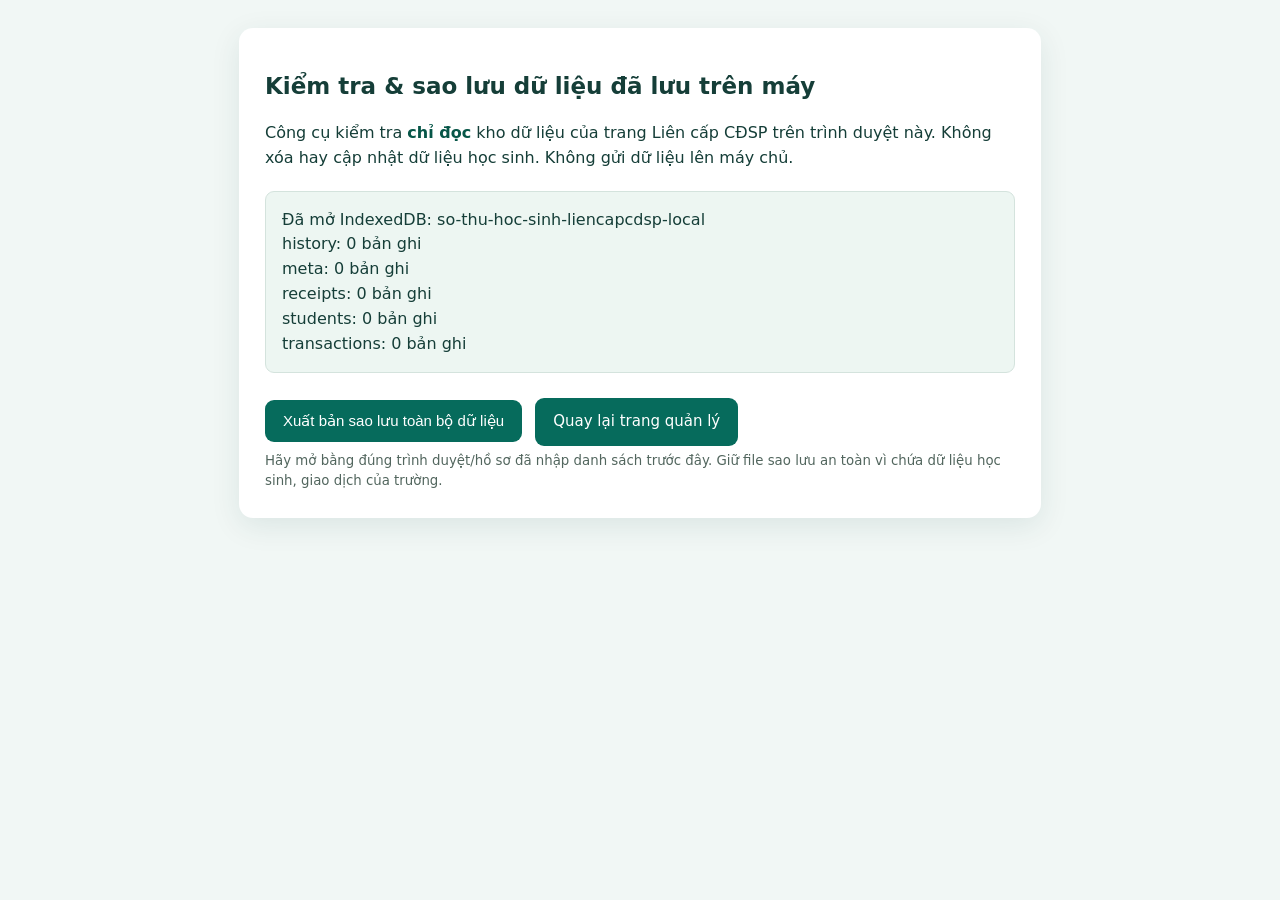
<file: kiem-tra-du-lieu.html>
<!doctype html>
<html lang="vi"><head><meta charset="utf-8"><meta name="viewport" content="width=device-width,initial-scale=1"><meta name="robots" content="noindex,nofollow"><title>Kiểm tra dữ liệu cục bộ · Liên cấp CĐSP</title>
<style>body{font:16px/1.55 system-ui,Arial;background:#f1f7f5;color:#153e38;margin:0;padding:28px}main{max-width:750px;margin:0 auto;background:white;padding:26px;border-radius:14px;box-shadow:0 8px 30px #073e3b18}h1{font-size:23px}button,a.button{display:inline-block;background:#066b5c;color:white;border:0;border-radius:9px;padding:12px 18px;cursor:pointer;text-decoration:none;margin:5px 8px 5px 0;font-size:15px}button:disabled{opacity:.45}#status{white-space:pre-wrap;background:#edf6f2;border:1px solid #d4e3dd;padding:16px;border-radius:9px;margin:20px 0}small{display:block;color:#52665e}strong{color:#075648}</style></head>
<body><main><h1>Kiểm tra & sao lưu dữ liệu đã lưu trên máy</h1>
<p>Công cụ kiểm tra <strong>chỉ đọc</strong> kho dữ liệu của trang Liên cấp CĐSP trên trình duyệt này. Không xóa hay cập nhật dữ liệu học sinh. Không gửi dữ liệu lên máy chủ.</p>
<div id="status" role="status">Đang kiểm tra cơ sở dữ liệu…</div>
<button id="download" disabled>Xuất bản sao lưu toàn bộ dữ liệu</button>
<a class="button" href="./">Quay lại trang quản lý</a>
<small>Hãy mở bằng đúng trình duyệt/hồ sơ đã nhập danh sách trước đây. Giữ file sao lưu an toàn vì chứa dữ liệu học sinh, giao dịch của trường.</small>
</main>
<script>
(()=>{
'use strict';
const DB='so-thu-hoc-sinh-liencapcdsp-local';
const status=document.getElementById('status'),button=document.getElementById('download');
let db=null;
async function hasDb(){
  if(typeof indexedDB.databases==='function'){
    const names=await indexedDB.databases();
    if(!names.some(x=>x.name===DB))return false;
  }
  return true;
}
function openExisting(){
  return new Promise((resolve,reject)=>{
    const req=indexedDB.open(DB);
    req.onupgradeneeded=()=>{req.transaction.abort();};
    req.onerror=()=>reject(req.error||new Error('Không mở được cơ sở dữ liệu'));
    req.onsuccess=()=>resolve(req.result);
    req.onblocked=()=>reject(new Error('Kho dữ liệu đang được dùng bởi tab khác'));
  });
}
function readStore(name){
 return new Promise((resolve,reject)=>{
  const tx=db.transaction(name,'readonly'),req=tx.objectStore(name).getAll();
  req.onsuccess=()=>resolve(req.result);req.onerror=()=>reject(req.error);
 });
}
async function init(){
 try{
  if(!(await hasDb())){status.textContent='Không tìm thấy kho dữ liệu Liên cấp CĐSP trong hồ sơ trình duyệt này. Hãy kiểm tra có đang mở đúng Firefox, đúng profile, và đúng địa chỉ web như trước khi sửa.';return;}
  db=await openExisting();
  const stores=Array.from(db.objectStoreNames),counts=[];
  for(const name of stores){try{const data=await readStore(name);counts.push(name+': '+data.length+' bản ghi');}catch(e){counts.push(name+': lỗi đọc '+e.message);}}
  status.textContent='Đã mở IndexedDB: '+DB+'\n'+counts.join('\n');
  button.disabled=stores.length===0;
 }catch(e){status.textContent='Không kiểm tra được kho dữ liệu: '+e.message+'\nKhông xóa dữ liệu trang hoặc tạo lại hồ sơ.';}
}
button.addEventListener('click',async()=>{
 if(!db)return;
 button.disabled=true;
 try{
  const data={format:'schoolcollect-local-backup',source:DB,exportedAt:new Date().toISOString(),stores:{}};
  for(const name of Array.from(db.objectStoreNames))data.stores[name]=await readStore(name);
  const blob=new Blob([JSON.stringify(data,null,2)],{type:'application/json'});
  const url=URL.createObjectURL(blob),a=document.createElement('a');
  a.href=url;a.download='LIENCAP_CDSP_SAO_LUU_KHOI_PHUC_'+new Date().toISOString().slice(0,10)+'.json';
  document.body.appendChild(a);a.click();a.remove();setTimeout(()=>URL.revokeObjectURL(url),2000);
  status.textContent+='\nĐã tạo tệp sao lưu. Kiểm tra thư mục tải về và lưu tệp ở nơi an toàn.';
 }catch(e){status.textContent+='\nLỗi sao lưu: '+e.message;}finally{button.disabled=false;}
});
init();
})();
</script></body></html>
</file>
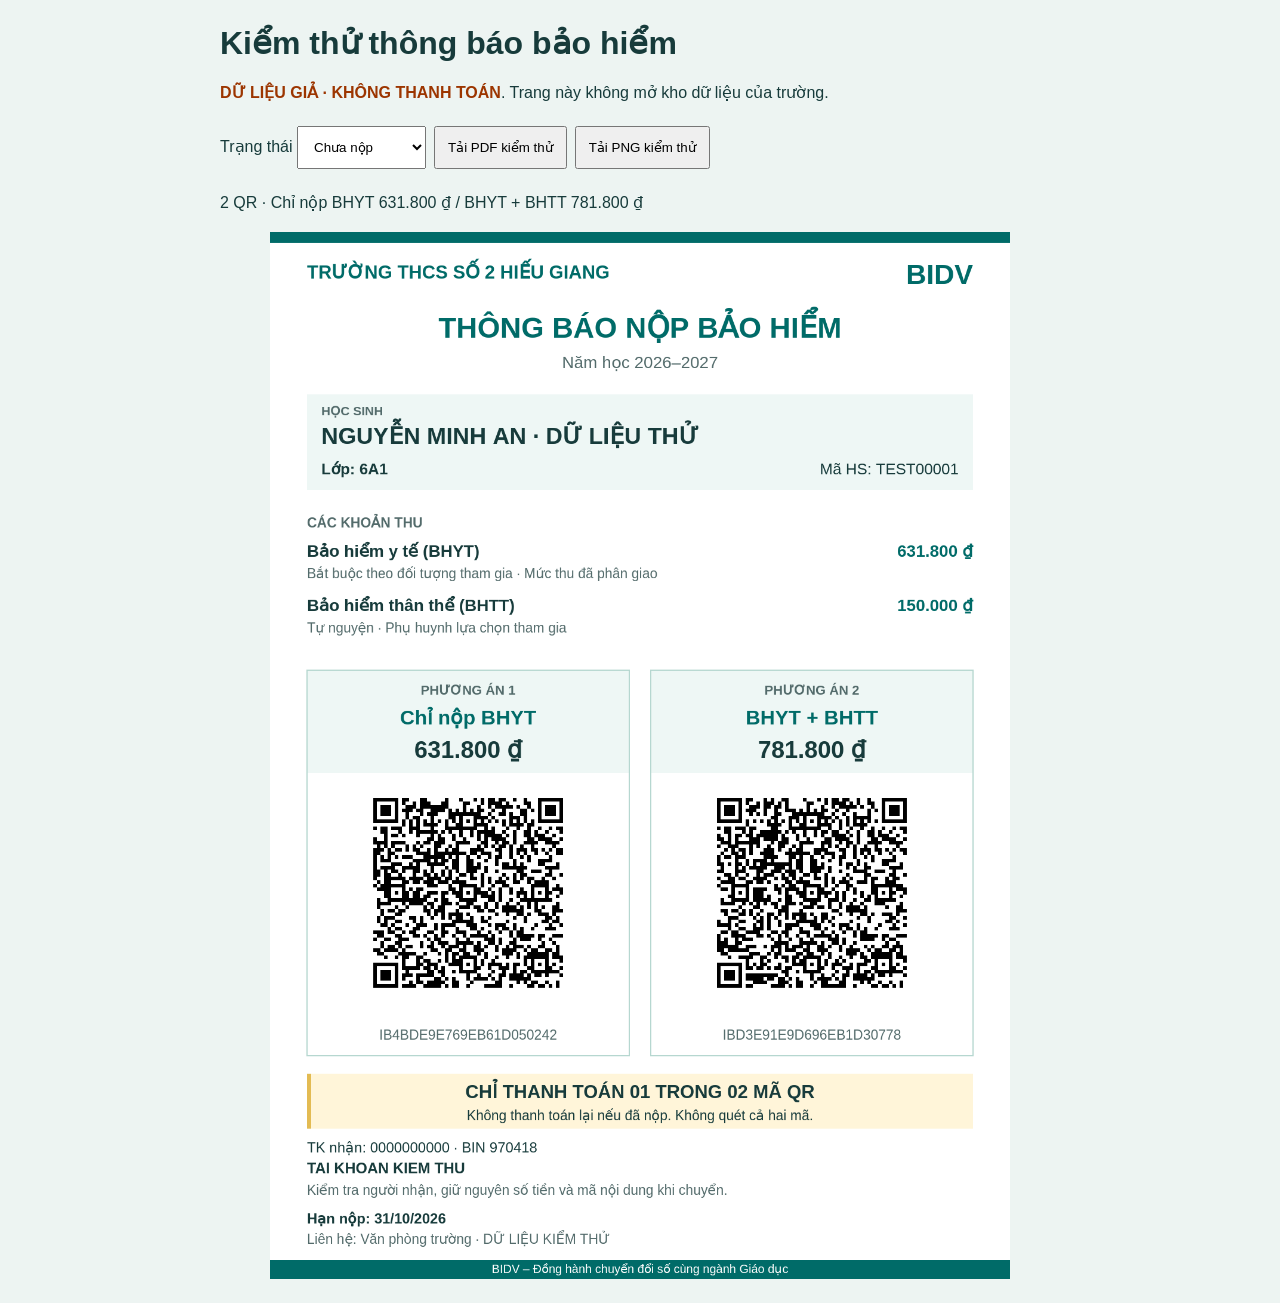
<file: tests/insurance-preview.html>
<!doctype html>
<html lang="vi"><head><meta charset="utf-8"><meta name="viewport" content="width=device-width,initial-scale=1"><title>Kiểm thử thông báo bảo hiểm · Dữ liệu giả</title><style>body{font:16px Arial;background:#edf4f2;margin:24px;color:#173b3b}header{max-width:840px;margin:auto}canvas{width:100%;height:auto;display:block}#preview{max-width:740px;margin:20px auto}button,select{padding:12px;margin:8px 8px 8px 0}strong{color:#9c3500}</style></head><body><header><h1>Kiểm thử thông báo bảo hiểm</h1><p><strong>DỮ LIỆU GIẢ · KHÔNG THANH TOÁN</strong>. Trang này không mở kho dữ liệu của trường.</p><label>Trạng thái <select id="state"><option value="none">Chưa nộp</option><option value="health">Đã nộp BHYT</option><option value="body">Đã nộp BHTT</option><option value="both">Đã nộp đủ</option></select></label><button id="pdf">Tải PDF kiểm thử</button><button id="png">Tải PNG kiểm thử</button><p id="result" role="status"></p></header><div id="preview"></div><script src="../vendor/qrcode.min.js"></script><script src="../vendor/jszip.min.js"></script><script src="../app.js"></script><script src="../insurance.js"></script><script src="insurance-preview.js"></script></body></html>
</file>
<file: styles.css>
:root{--forest:#063f3b;--forest-2:#075e59;--teal:#078778;--teal-soft:#e3f3ef;--gold:#e6b834;--ink:#203432;--muted:#7c8c89;--line:#e1e9e6;--bg:#f3f7f6;--white:#fff;--blue:#4c82c3;--green:#2c9b77;--amber:#d69c21;--rose:#d47764;--shadow:0 3px 14px rgba(13,50,44,.035);font-family:Inter,-apple-system,BlinkMacSystemFont,"Segoe UI",Roboto,Arial,sans-serif;color:var(--ink);font-synthesis:none;text-rendering:optimizeLegibility}*{box-sizing:border-box}body{margin:0;background:var(--bg);font-size:14px;min-width:320px}.app-shell{min-height:100vh}.sidebar{position:fixed;inset:0 auto 0 0;width:264px;background:var(--forest);color:#fff;padding:20px 12px 15px;display:flex;flex-direction:column;z-index:10}.brand{height:66px;display:flex;align-items:center;gap:12px;padding:0 8px 12px;border-bottom:1px solid #ffffff1d}.brand-mark{width:42px;height:42px;border-radius:12px;background:var(--gold);color:var(--forest);font-size:21px;font-weight:800;display:grid;place-items:center}.brand strong{display:block;font-size:16px;letter-spacing:.1px}.brand small{display:block;color:#a9c3c0;font-size:11px;margin-top:4px}.local-pill{margin:17px 4px 23px;padding:12px 10px;border:1px solid #ffffff26;border-radius:12px;background:#ffffff0d;display:flex;align-items:center;gap:10px;min-height:69px}.shield-icon{width:30px;height:30px;border-radius:9px;background:#07877836;color:#8ee0cc;display:grid;place-items:center;font-size:15px;flex:none}.local-pill strong,.local-pill small{display:block}.local-pill strong{font-size:12px;font-weight:650}.local-pill small{font-size:10px;line-height:1.35;color:#aac5c1;margin-top:4px}.nav{display:grid;gap:4px}.nav-item{height:45px;border:0;background:transparent;color:#bbd0cd;font:inherit;font-size:14px;text-align:left;padding:0 12px;border-radius:9px;display:flex;align-items:center;gap:13px;cursor:pointer;transition:background .16s,color .16s}.nav-item:hover{background:#ffffff11;color:white}.nav-item.active{background:#0b655d;color:#fff;font-weight:650;box-shadow:inset 3px 0 var(--gold)}.nav-icon{font-size:18px;width:19px;text-align:center;opacity:.9}.sidebar-bottom{margin-top:auto}.school-chip{border-top:1px solid #ffffff1d;padding:15px 7px 13px;display:flex;align-items:center;gap:11px;margin-bottom:5px}.school-symbol{width:34px;height:34px;border-radius:50%;background:#dff2ed;color:var(--forest);display:grid;place-items:center;font-size:17px}.school-chip strong,.school-chip small{display:block}.school-chip strong{font-size:12px}.school-chip small{font-size:10px;color:#aac5c1;margin-top:4px}.main-area{margin-left:264px;min-height:100vh;padding:0 30px 22px;max-width:1900px}.topbar{height:86px;border-bottom:1px solid var(--line);background:#fff;margin:0 -30px 20px;padding:0 30px;display:flex;align-items:center;justify-content:space-between}.page-title{font-size:22px;line-height:1.2;font-weight:600;letter-spacing:-.45px}.page-subtitle{font-size:12px;color:var(--muted);margin-top:5px}.top-actions{display:flex;align-items:center;gap:12px}.local-tag,.mini-tag{display:inline-flex;align-items:center;gap:7px;padding:6px 10px;border-radius:20px;color:#28675e;background:#e8f4f0;font-size:11px;font-weight:600;white-space:nowrap}.local-tag i{width:7px;height:7px;background:#45ad86;border-radius:50%}.mobile-menu{display:none}.page{display:none;animation:fade-in .18s ease}.page.active{display:block}@keyframes fade-in{from{opacity:.6;transform:translateY(3px)}to{opacity:1;transform:none}}.notice{display:flex;align-items:center;gap:12px;border:1px solid #f0e4b8;background:#fffaf0;border-radius:12px;padding:11px 14px;margin:0 0 17px;min-height:55px;color:#53625c}.notice-sample strong{font-size:12px;font-weight:550}.sample-label{background:#e2b62f;color:#fff;border-radius:6px;padding:5px 8px;font-size:9px;font-weight:800;letter-spacing:.4px;white-space:nowrap}.notice-sample .button{margin-left:auto}.stats-grid{display:grid;grid-template-columns:repeat(5,minmax(130px,1fr));gap:13px;margin-bottom:17px}.stat-card{background:#fff;border:1px solid var(--line);border-radius:17px;min-height:129px;padding:18px 14px;display:flex;align-items:center;gap:12px;box-shadow:var(--shadow);min-width:0}.stat-icon{width:40px;height:40px;border-radius:11px;display:grid;place-items:center;flex:none;font-size:19px;font-weight:700}.stat-icon.mint{background:#e5f4f0;color:#338e7c}.stat-icon.blue{background:#e8f0fa;color:#4d84c0}.stat-icon.green{background:#e7f5ed;color:#2a9a72}.stat-icon.amber{background:#fff4d8;color:#bc8919}.stat-label,.stat-hint{display:block;color:var(--muted);font-size:11px;line-height:1.4}.stat-value{display:block;color:#203632;font-weight:700;font-size:23px;line-height:1.2;margin:3px 0}.stat-hint{font-size:10px;white-space:normal}.completion-card{justify-content:center;background:#f8fcfb}.completion-ring{width:90px;height:90px;border-radius:50%;display:grid;place-items:center;background:conic-gradient(var(--teal) 0deg,#dce8e5 0deg);position:relative}.completion-ring:before{content:"";position:absolute;inset:9px;border-radius:50%;background:#fff}.completion-ring>div{position:relative;text-align:center}.completion-ring strong,.completion-ring small{display:block}.completion-ring strong{font-size:17px}.completion-ring small{font-size:9px;color:var(--muted);margin-top:3px}.dashboard-grid{display:grid;grid-template-columns:minmax(0,1.65fr) minmax(280px,1fr);gap:17px;margin-bottom:17px}.panel{background:#fff;border:1px solid var(--line);border-radius:17px;box-shadow:var(--shadow);min-width:0}.fee-progress-panel,.collection-speed-panel{min-height:280px;padding:19px 20px}.panel-header{display:flex;align-items:flex-start;justify-content:space-between;gap:12px;margin-bottom:16px}.panel-header h2,.privacy-card h2{font-size:15px;line-height:1.3;margin:0;font-weight:650;letter-spacing:-.15px}.panel-header p{font-size:11px;color:var(--muted);margin:5px 0 0;line-height:1.4}.text-button{border:0;padding:2px 0;background:transparent;color:#386b64;font:inherit;font-size:12px;font-weight:600;white-space:nowrap;cursor:pointer}.text-button span{font-size:18px;vertical-align:-1px;margin-left:3px}.text-button:hover{color:#078778}.fee-progress-list{display:grid;gap:9px}.fee-progress-row{padding:11px 12px;background:#f6f9f8;border-radius:11px;display:grid;grid-template-columns:37px minmax(110px,1fr) minmax(110px,1.25fr) 65px;align-items:center;gap:12px}.fee-index{width:33px;height:33px;border:1px solid #dce7e3;border-radius:9px;display:grid;place-items:center;color:#348374;font-size:10px;font-weight:700;background:#fff}.fee-main{min-width:0}.fee-main strong{display:block;font-size:12px;overflow:hidden;text-overflow:ellipsis;white-space:nowrap}.fee-main small{display:block;color:var(--muted);font-size:10px;margin-top:4px}.fee-track,.tiny-track{height:7px;background:#dbe8e4;border-radius:9px;overflow:hidden}.fee-track i,.tiny-track i{height:100%;display:block;border-radius:9px;background:var(--teal)}.fee-progress-meta{text-align:right}.fee-progress-meta strong{display:block;font-size:12px}.fee-progress-meta small{display:block;color:var(--muted);font-size:10px;margin-top:4px}.collection-speed-panel{position:relative;overflow:hidden}.collection-speed-panel:after{content:"";height:5px;width:80px;position:absolute;right:0;top:0;background:var(--gold);border-radius:0 17px 0 10px}.mini-tag{font-size:9px;padding:5px 8px}.speed-total{display:flex;align-items:baseline;gap:8px;margin:5px 0 0}.speed-total strong{font-size:24px;letter-spacing:-.4px}.speed-total span{font-size:10px;color:var(--muted)}.chart-wrap{height:158px;margin-top:5px}.chart-wrap svg{width:100%;height:100%;display:block;overflow:visible}.chart-empty{height:100%;display:grid;place-items:center;text-align:center;color:#a0aeab;font-size:11px}.table-panel{padding:18px 20px;margin-bottom:17px}.class-summary-panel{padding-bottom:7px}.table-wrap{width:100%;overflow:auto}table{border-collapse:separate;border-spacing:0;width:100%;font-size:12px}th{color:#73827e;font-size:9px;letter-spacing:.38px;font-weight:700;text-align:left;white-space:nowrap;padding:11px 12px;border-bottom:1px solid var(--line);background:#fbfcfc}td{padding:12px;border-bottom:1px solid #edf1ef;vertical-align:middle;white-space:nowrap}tbody tr:last-child td{border-bottom:0}tbody tr:hover{background:#fafcfb}.empty-cell{padding:28px 15px;text-align:center;color:#96a39f;white-space:normal}.class-progress{display:flex;align-items:center;gap:9px;min-width:112px}.class-progress>span:first-child{font-size:10px;color:#5d6c68}.tiny-track{width:66px;height:5px}.bottom-grid{display:grid;grid-template-columns:minmax(0,1.4fr) minmax(270px,1fr);gap:17px;margin-bottom:15px}.bottom-grid>.panel{padding:18px 20px}.recent-list{display:grid;gap:7px}.recent-row{display:grid;grid-template-columns:minmax(100px,1fr) 80px auto;align-items:center;gap:12px;padding:7px 1px;border-top:1px solid #eef2f0;font-size:11px}.recent-row strong{overflow:hidden;text-overflow:ellipsis}.recent-row span{color:var(--muted);font-size:10px}.recent-row b{font-size:11px}.empty-inline{padding:18px 10px;text-align:center;color:#99a6a2;font-size:11px}.privacy-card{display:flex;gap:13px;align-items:flex-start}.privacy-card p{font-size:11px;line-height:1.6;color:var(--muted);margin:7px 0 8px}.privacy-mark{width:34px;height:34px;border-radius:10px;background:#e7f4ef;color:#318d75;font-weight:700;display:grid;place-items:center;flex:none}.app-footer{display:flex;justify-content:space-between;gap:12px;color:#8c9996;font-size:10px;padding:7px 2px 0}.page-heading{display:flex;align-items:center;justify-content:space-between;gap:18px;margin:11px 0 19px}.eyebrow{font-size:9px;font-weight:750;letter-spacing:1.2px;color:#278477}.page-heading h1{font-size:25px;letter-spacing:-.6px;margin:5px 0 6px}.page-heading p{margin:0;color:var(--muted);font-size:12px;line-height:1.5}.button{border:1px solid transparent;border-radius:9px;min-height:38px;padding:0 14px;display:inline-flex;align-items:center;justify-content:center;gap:8px;font:inherit;font-size:12px;font-weight:600;cursor:pointer;transition:.16s;white-space:nowrap}.button-primary{background:var(--teal);color:#fff}.button-primary:hover{background:#07695e;transform:translateY(-1px)}.button-outline{color:#29433d;background:#fff;border-color:#d9e4e0}.button-outline:hover{border-color:#90b7aa;background:#f8fbfa}.button-small{min-height:31px;font-size:11px;padding:0 11px}.button-danger{color:#a33e37;background:#fff;border-color:#eacbc7}.button-danger:hover{background:#fff5f4}.toolbar{display:flex;justify-content:space-between;align-items:center;gap:14px;margin-bottom:14px}.search-box{height:39px;max-width:420px;flex:1;background:#fff;border:1px solid var(--line);border-radius:9px;display:flex;align-items:center;padding:0 11px;gap:8px;color:#8b9995}.search-box input{border:0;outline:0;background:transparent;font:inherit;font-size:12px;width:100%;color:var(--ink)}.toolbar-right{display:flex;align-items:center;gap:13px;color:var(--muted);font-size:11px;white-space:nowrap}.wide-table{min-width:1080px}.wide-table th,.wide-table td{text-align:right}.wide-table th:nth-child(1),.wide-table td:nth-child(1),.wide-table th:nth-child(2),.wide-table td:nth-child(2),.wide-table th:nth-child(3),.wide-table td:nth-child(3){text-align:left}.wide-table th[rowspan]{vertical-align:middle}.wide-table .group-heading{text-align:center;color:#2c625a;background:#f5faf8}.insurance-heading{border-bottom-color:#b9ded4}.mandatory-heading{border-bottom-color:#e9d99b}.service-heading{border-bottom-color:#e9d99b}.table-note{font-size:10px;color:var(--muted);margin:10px 2px 0}.fee-detail-grid{display:grid;grid-template-columns:repeat(2,minmax(0,1fr));gap:15px;margin:12px 0 17px}.fee-detail-card{padding:18px 19px;position:relative;overflow:hidden}.fee-detail-card:before{content:"";position:absolute;left:0;top:0;bottom:0;width:4px;background:var(--teal)}.fee-detail-card.service-card:before{background:var(--gold)}.fee-detail-title{display:flex;align-items:flex-start;justify-content:space-between;gap:12px}.fee-detail-title h2{font-size:16px;margin:0}.fee-detail-title p{font-size:11px;color:var(--muted);margin:5px 0 0}.fee-total{font-size:21px;font-weight:700;margin:17px 0 12px}.fee-breakdown{display:grid;grid-template-columns:repeat(3,1fr);gap:10px;padding-top:12px;border-top:1px solid var(--line)}.fee-breakdown span{font-size:10px;color:var(--muted)}.fee-breakdown strong{display:block;font-size:13px;color:var(--ink);margin-top:5px}.fee-card-progress{height:7px;background:#e5eeeb;border-radius:8px;overflow:hidden;margin:12px 0 7px}.fee-card-progress i{height:100%;display:block;background:var(--teal);border-radius:8px}.service-card .fee-card-progress i{background:#d2a52f}.fee-card-foot{font-size:10px;color:var(--muted)}.service-breakdown{display:flex;flex-wrap:wrap;gap:7px;margin-top:13px}.service-chip{border:1px solid #e1e9e6;border-radius:20px;padding:5px 9px;font-size:10px;color:#536b65;background:#fbfdfc}.fee-breakdown-panel{margin-bottom:17px}.category-badge{display:inline-flex;border-radius:20px;padding:4px 8px;font-size:10px;font-weight:650;color:#246c61;background:#e7f4ef}.category-badge.service{color:#876518;background:#fff4d7}.category-badge.unknown{color:#6e7976;background:#eff2f1}.status-badge{display:inline-flex;align-items:center;gap:5px;color:#287b62;background:#e8f6ef;border-radius:20px;padding:5px 8px;font-size:10px}.status-badge.unmatched{color:#a2690a;background:#fff4df}.filter-pills{display:flex;gap:6px;flex-wrap:wrap}.filter-pill{border:1px solid #e2eae7;border-radius:20px;padding:6px 9px;color:#70807b;font-size:10px;white-space:nowrap}.filter-pill b{color:#2c544c;margin-left:3px}.import-cards{display:grid;grid-template-columns:repeat(2,minmax(0,1fr));gap:16px;margin:15px 0}.import-card{padding:20px;min-height:280px}.import-card-top{display:flex;align-items:center;justify-content:space-between;margin-bottom:17px}.import-step{font-size:12px;font-weight:800;color:#34786f;letter-spacing:.6px}.import-card-icon{width:43px;height:43px;border-radius:12px;display:grid;place-items:center;font-size:20px}.student-icon{background:#e8f4ef;color:#378675}.bank-icon{background:#fff3d7;color:#a77b19}.import-card h2{font-size:17px;margin:6px 0}.import-card>p{max-width:430px;color:var(--muted);font-size:12px;line-height:1.55;margin:7px 0 14px;min-height:38px}.file-types{color:#8c9995;font-size:10px;margin-bottom:12px}.full-button{width:100%}.featured-import{border-color:#d8e9e3;background:linear-gradient(180deg,#fff,#fcfefd)}.last-import{font-size:10px;color:#889691;margin-top:10px}.mapping-note,.privacy-explainer{display:flex;align-items:flex-start;gap:12px;padding:13px 15px;background:#edf7f4;border:1px solid #d9ebe5;border-radius:11px;margin:15px 0}.mapping-note strong,.privacy-explainer strong{font-size:12px}.mapping-note p,.privacy-explainer p{font-size:11px;color:#6f817c;line-height:1.5;margin:5px 0 0}.note-icon{width:25px;height:25px;display:grid;place-items:center;border-radius:50%;background:#d8eee7;color:#31816e;font-weight:700;flex:none}.settings-grid{display:grid;grid-template-columns:repeat(3,minmax(0,1fr));gap:14px;margin:16px 0}.setting-card{padding:20px;min-height:220px}.setting-icon{width:39px;height:39px;border-radius:11px;background:#e9f5f1;color:#268372;display:grid;place-items:center;font-size:19px}.setting-card h2{font-size:15px;margin:15px 0 6px}.setting-card p{font-size:11px;line-height:1.55;color:var(--muted);min-height:52px}.danger-card .setting-icon{background:#fff1ef;color:#ba6156}.privacy-explainer{background:#fff;border-color:var(--line);margin-top:20px}.privacy-explainer .privacy-mark{border-radius:50%;width:27px;height:27px}.modal-backdrop{position:fixed;inset:0;background:#10211f77;z-index:20;display:none;align-items:center;justify-content:center;padding:18px}.modal-backdrop.open{display:flex}.modal{width:min(760px,100%);max-height:90vh;overflow:auto;background:#fff;border-radius:16px;padding:21px;box-shadow:0 20px 60px #081b1850}.modal-header{display:flex;align-items:flex-start;justify-content:space-between;margin-bottom:15px}.modal-header h2{font-size:19px;margin:5px 0}.icon-button{width:32px;height:32px;border:0;border-radius:8px;background:#f2f6f4;color:#52645e;font-size:22px;cursor:pointer}.modal-actions{display:flex;justify-content:flex-end;gap:8px;margin-top:16px}.mapping-grid{display:grid;grid-template-columns:repeat(2,minmax(0,1fr));gap:11px}.mapping-field label{display:block;font-size:11px;color:#52635e;margin-bottom:5px}.mapping-field em{color:#c1493e;font-style:normal}.mapping-field select{height:37px;width:100%;border:1px solid #dce6e2;border-radius:8px;background:white;padding:0 9px;font:inherit;font-size:11px;color:var(--ink)}.mapping-intro{font-size:10px;color:var(--muted)}.file-summary{display:flex;align-items:center;gap:10px;background:#f6f9f8;border-radius:9px;padding:10px;margin:12px 0}.file-badge{padding:6px 8px;border-radius:6px;background:#e1f1eb;color:#347b6d;font-size:9px;font-weight:800}.file-summary strong,.file-summary small{display:block}.file-summary strong{font-size:11px}.file-summary small{font-size:10px;color:var(--muted);margin-top:3px}.preview-box{border:1px solid var(--line);border-radius:9px;padding:10px;margin-top:14px}.preview-box>strong{font-size:10px}.preview-box .table-wrap{margin-top:6px;max-height:125px}.preview-box table{font-size:10px}.preview-box td,.preview-box th{padding:6px;max-width:160px;overflow:hidden;text-overflow:ellipsis}.toast{position:fixed;bottom:22px;left:50%;transform:translate(-50%,20px);background:#123e37;color:white;border-radius:10px;padding:11px 15px;font-size:12px;opacity:0;pointer-events:none;transition:.2s;z-index:30;box-shadow:0 8px 24px #0a332d35}.toast.show{opacity:1;transform:translate(-50%,0)}.toast.error{background:#8e342d}
@media(max-width:1200px){.main-area{padding-left:22px;padding-right:22px}.topbar{margin-left:-22px;margin-right:-22px;padding-left:22px;padding-right:22px}.stats-grid{grid-template-columns:repeat(3,minmax(140px,1fr))}.completion-card{min-height:112px}.dashboard-grid{grid-template-columns:minmax(0,1.3fr) minmax(260px,1fr)}}
@media(max-width:850px){.sidebar{width:250px;transform:translateX(-100%);transition:transform .22s;box-shadow:12px 0 25px #002b2720}.sidebar.open{transform:translateX(0)}.main-area{margin-left:0;padding-left:18px;padding-right:18px}.topbar{height:72px;margin-left:-18px;margin-right:-18px;padding-left:18px;padding-right:18px}.mobile-menu{display:grid;place-items:center;width:34px;height:34px;border:1px solid var(--line);background:#fff;border-radius:8px;color:#28564e;font-size:17px;cursor:pointer;margin-right:12px}.topbar>div:nth-child(2){margin-right:auto}.dashboard-grid{grid-template-columns:1fr}.fee-progress-panel,.collection-speed-panel{min-height:unset}.chart-wrap{height:190px}.bottom-grid{grid-template-columns:1fr}.settings-grid{grid-template-columns:1fr 1fr}.app-footer{flex-wrap:wrap}.page-title{font-size:19px}}
@media(max-width:560px){body{font-size:13px}.main-area{padding-left:12px;padding-right:12px}.topbar{margin-left:-12px;margin-right:-12px;padding:0 12px;height:65px;margin-bottom:14px}.mobile-menu{margin-right:8px;width:31px;height:31px}.page-title{font-size:16px}.page-subtitle{font-size:9px;max-width:210px;white-space:nowrap;overflow:hidden;text-overflow:ellipsis}.top-actions{gap:5px}.local-tag{font-size:0;padding:8px}.local-tag i{width:8px;height:8px}.backup-top{font-size:10px;padding:0 8px;min-height:32px}.notice{gap:7px;padding:9px;font-size:10px}.notice-sample strong{font-size:10px}.sample-label{font-size:8px;padding:4px 6px}.notice-sample .button{font-size:9px;padding:0 7px;min-height:29px}.stats-grid{grid-template-columns:repeat(2,minmax(0,1fr));gap:8px}.stat-card{min-height:91px;padding:12px 9px;gap:8px;border-radius:13px}.stat-icon{width:32px;height:32px;font-size:16px}.stat-label{font-size:10px}.stat-value{font-size:18px}.stat-hint{font-size:9px}.completion-card{grid-column:span 2;min-height:82px}.completion-ring{width:66px;height:66px}.completion-ring:before{inset:7px}.completion-ring strong{font-size:14px}.completion-ring small{font-size:8px}.dashboard-grid{gap:10px;margin-bottom:10px}.fee-progress-panel,.collection-speed-panel,.table-panel,.bottom-grid>.panel{padding:14px 12px;border-radius:13px}.panel-header h2{font-size:13px}.panel-header p{font-size:10px}.fee-progress-row{grid-template-columns:29px minmax(70px,1fr) minmax(80px,1fr) 47px;gap:7px;padding:9px 7px}.fee-index{width:27px;height:27px;font-size:9px}.fee-main strong{font-size:10px}.fee-main small,.fee-progress-meta small{font-size:9px}.fee-progress-meta strong{font-size:10px}.fee-track{height:6px}.chart-wrap{height:155px}.bottom-grid{gap:10px}.recent-row{grid-template-columns:minmax(80px,1fr) 53px auto;gap:5px;font-size:10px}.recent-row span{font-size:9px}.recent-row b{font-size:10px}.app-footer{font-size:9px}.page-heading{align-items:flex-start;margin:8px 0 14px}.page-heading h1{font-size:21px}.page-heading p{font-size:11px;max-width:250px}.page-heading>.button{font-size:10px;padding:0 8px;min-height:33px}.toolbar{align-items:stretch;flex-direction:column}.search-box{max-width:none;flex:none}.toolbar-right{justify-content:space-between}.fee-detail-grid,.import-cards{grid-template-columns:1fr;gap:10px}.fee-detail-card{padding:15px}.fee-detail-title h2{font-size:14px}.fee-total{font-size:18px}.fee-breakdown{gap:6px}.fee-breakdown strong{font-size:11px}.settings-grid{grid-template-columns:1fr;gap:10px}.setting-card{min-height:unset;padding:16px}.setting-card p{min-height:unset}.filter-pills{gap:4px}.filter-pill{font-size:9px;padding:5px 7px}.modal{padding:15px}.mapping-grid{grid-template-columns:1fr}.modal-header h2{font-size:16px}}
.empty-state{grid-column:1/-1;padding:25px;color:var(--muted);font-size:12px;text-align:center}.remain-cell{color:#a56d16;font-weight:650}
/* Local QR creation */
.qr-local-note{display:flex;align-items:flex-start;gap:12px;padding:13px 15px;background:#edf7f4;border:1px solid #d9ebe5;border-radius:11px;margin:0 0 15px}.qr-local-note strong{font-size:12px}.qr-local-note p{font-size:11px;color:#6f817c;line-height:1.5;margin:5px 0 0}.qr-layout{display:grid;grid-template-columns:minmax(280px,.9fr) minmax(420px,1.35fr);gap:15px;margin-bottom:20px}.qr-config-card,.qr-create-card{padding:19px}.qr-config-grid,.qr-filter-grid{display:grid;grid-template-columns:repeat(2,minmax(0,1fr));gap:12px}.qr-field{display:grid;gap:6px;min-width:0}.qr-field>span{font-size:10px;color:#52635e;font-weight:650}.qr-field input,.qr-field select{height:38px;width:100%;min-width:0;border:1px solid #dce6e2;border-radius:8px;background:#fff;padding:0 10px;color:var(--ink);font:inherit;font-size:12px}.qr-field input:focus,.qr-field select:focus{outline:2px solid #a9d9ca;border-color:#6aa995}.qr-field-wide{grid-column:1/-1}.qr-config-actions,.qr-create-actions{display:flex;align-items:center;gap:9px;justify-content:space-between;margin-top:14px;padding-top:13px;border-top:1px solid var(--line)}.qr-config-actions>span,.qr-create-actions>span{font-size:10px;color:var(--muted);margin-right:auto}.qr-create-actions{justify-content:flex-start}.qr-create-actions .button{margin-left:auto}.qr-create-actions [hidden]{display:none}.qr-preview-header{margin:18px 2px 10px}.qr-preview-header h2{font-size:15px;margin:0}.qr-preview-header p{font-size:11px;color:var(--muted);margin:5px 0}.qr-preview-grid{display:grid;grid-template-columns:repeat(auto-fill,minmax(220px,1fr));gap:12px}.qr-result-card{padding:13px;text-align:center}.qr-result-top{display:flex;align-items:center;justify-content:space-between;gap:7px}.qr-class-tag{background:#f1f5f3;color:#64746f;padding:4px 8px;border-radius:20px;font-size:9px}.qr-person{margin:13px 0 9px}.qr-person strong,.qr-person small{display:block}.qr-person strong{font-size:13px}.qr-person small{margin-top:3px;font-size:10px;color:var(--muted)}.qr-result-card img{width:min(190px,75%);height:auto;image-rendering:pixelated;border:1px solid #edf1ef;border-radius:8px;padding:5px;background:#fff}.qr-amount{font-size:15px;font-weight:750;margin:8px 0;color:#1d4039}.qr-result-footer{display:flex;align-items:center;justify-content:space-between;gap:7px;border-top:1px solid #eef2f0;padding-top:9px}.qr-result-footer>span{font-size:9px;color:var(--muted);overflow:hidden;text-overflow:ellipsis;white-space:nowrap}.qr-result-footer a{flex:none}.qr-empty-state{grid-column:1/-1;padding:28px;text-align:center;color:#96a39f;font-size:11px}
@media(max-width:850px){.qr-layout{grid-template-columns:1fr}.qr-create-card,.qr-config-card{padding:16px}}
@media(max-width:560px){.qr-config-grid,.qr-filter-grid{grid-template-columns:1fr}.qr-field-wide{grid-column:auto}.qr-create-actions{flex-wrap:wrap}.qr-create-actions .button{margin-left:0}.qr-result-card{padding:11px}}

.qr-external-link{text-decoration:none}.external-link-mark{margin-left:auto;font-size:12px;opacity:.72}


/* Mobile class summary: show all classes without horizontal scrolling */
@media(max-width:560px){
  .class-summary-panel{padding:13px 10px 8px}
  .class-summary-panel .panel-header{margin-bottom:8px}
  .class-summary-panel .panel-header .text-button{display:none}
  .class-summary-panel .table-wrap{overflow:visible}
  .class-summary-panel table{font-size:10px;table-layout:fixed}
  .class-summary-panel th,.class-summary-panel td{padding:9px 4px;white-space:normal}
  .class-summary-panel th{font-size:7.5px;letter-spacing:.1px;line-height:1.2}
  .class-summary-panel th:nth-child(1){width:13%}
  .class-summary-panel th:nth-child(2){width:11%}
  .class-summary-panel th:nth-child(3){width:17%}
  .class-summary-panel th:nth-child(4){width:15%}
  .class-summary-panel th:nth-child(5){width:25%}
  .class-summary-panel th:nth-child(6){width:19%}
  .class-summary-panel td:nth-child(1){font-size:11px}
  .class-summary-panel td:nth-child(2),
  .class-summary-panel td:nth-child(3),
  .class-summary-panel td:nth-child(4){text-align:center}
  .class-summary-panel td:nth-child(5){font-size:9px;text-align:right;white-space:nowrap}
  .class-progress{min-width:0;display:grid;grid-template-columns:1fr;gap:3px}
  .class-progress>span:first-child{text-align:center;font-size:9px}
  .class-progress .tiny-track{width:100%;height:4px}
}

/* Dashboard class drill-down */
.class-summary-row{cursor:pointer}.class-summary-row:hover{background:#f1f8f6}.class-summary-row:focus{outline:2px solid #7fc4b5;outline-offset:-2px}.class-link{color:#08796c;text-decoration:underline;text-decoration-color:#b6dcd4;text-underline-offset:3px}
.class-detail-backdrop{position:fixed;inset:0;background:#10211f77;z-index:25;display:none;align-items:center;justify-content:center;padding:18px}.class-detail-backdrop.open{display:flex}.class-detail-sheet{width:min(980px,100%);max-height:90vh;overflow:auto;background:#fff;border-radius:18px;padding:21px;box-shadow:0 20px 60px #081b1850}.class-detail-head{display:flex;align-items:flex-start;justify-content:space-between;gap:15px;position:sticky;top:-21px;background:#fff;z-index:2;padding:4px 0 12px;border-bottom:1px solid var(--line)}.class-detail-head h2{font-size:21px;margin:5px 0}.class-detail-head p{font-size:11px;color:var(--muted);margin:0}.class-fee-summary{display:grid;grid-template-columns:repeat(auto-fit,minmax(160px,1fr));gap:9px;margin:15px 0}.class-fee-chip{border:1px solid var(--line);background:#f8fbfa;border-radius:11px;padding:10px;display:grid;gap:4px}.class-fee-chip strong{font-size:11px}.class-fee-chip span{font-size:10px;color:var(--muted)}.class-fee-chip b{font-size:12px;color:var(--teal)}.class-detail-table-wrap{overflow:auto}.class-detail-table th:nth-child(1){width:14%}.class-detail-table th:nth-child(2){width:25%}.student-fees-mobile{display:grid;gap:5px}.student-fee-line{display:grid;grid-template-columns:minmax(120px,1fr) 105px 62px;align-items:center;gap:8px;padding:5px 8px;border-radius:7px;background:#f8faf9}.student-fee-line span{font-size:10px;white-space:normal}.student-fee-line strong{font-size:10px;text-align:right}.student-fee-line em{font-size:9px;font-style:normal;text-align:center;border-radius:20px;padding:4px}.student-fee-line.paid em{color:#287b62;background:#e8f6ef}.student-fee-line.unpaid em{color:#a2690a;background:#fff4df}
@media(max-width:560px){.class-detail-backdrop{padding:0;align-items:flex-end}.class-detail-sheet{width:100%;max-height:92vh;border-radius:18px 18px 0 0;padding:15px 11px}.class-detail-head{top:-15px}.class-detail-head h2{font-size:18px}.class-fee-summary{display:flex;overflow-x:auto;gap:7px;margin:11px -2px;padding:0 2px 4px}.class-fee-chip{min-width:145px;flex:none}.class-detail-table th,.class-detail-table td{padding:9px 5px}.class-detail-table th:nth-child(1){width:18%}.class-detail-table th:nth-child(2){width:28%}.class-detail-table td:nth-child(1),.class-detail-table td:nth-child(2){white-space:normal;font-size:9px}.student-fee-line{grid-template-columns:1fr;gap:2px;padding:6px}.student-fee-line strong{text-align:left}.student-fee-line em{text-align:left;width:max-content;padding:3px 6px}}

.class-summary-actions{display:flex;align-items:center;gap:9px}.class-summary-actions label{font-size:10px;color:var(--muted);font-weight:650;white-space:nowrap}.class-summary-actions select{height:34px;border:1px solid #dce6e2;border-radius:8px;background:#fff;padding:0 28px 0 9px;font:inherit;font-size:11px;color:var(--ink);cursor:pointer}
@media(max-width:560px){.class-summary-header{display:block}.class-summary-actions{margin-top:10px;width:100%;display:grid;grid-template-columns:auto 1fr}.class-summary-actions select{width:100%;min-width:0}.class-summary-actions .text-button{display:none!important}.class-summary-actions label{font-size:9px}}

.export-class-report{min-height:34px;color:#08796c;border-color:#b9dcd4}
@media(max-width:560px){.class-summary-actions{grid-template-columns:auto 1fr auto}.class-summary-actions .export-class-report{display:inline-flex!important;font-size:9px;padding:0 8px}}


/* Hiếu Giang · student master + flexible fee assignment */
.student-master-table{min-width:1180px}.student-master-table th,.student-master-table td{text-align:left}.student-master-table th:nth-child(n+6):nth-child(-n+9),.student-master-table td:nth-child(n+6):nth-child(-n+9){text-align:right}.student-contact-cell{max-width:270px;white-space:normal;line-height:1.45}.student-master-row{cursor:pointer}.student-master-row:hover{background:#f5faf8}
.fee-setup-layout{display:grid;grid-template-columns:minmax(470px,1.15fr) minmax(340px,.85fr);gap:16px;align-items:start}.fee-builder,.fee-catalog-panel{padding:20px}.fee-form-grid{display:grid;grid-template-columns:repeat(2,minmax(0,1fr));gap:12px}.fee-target-block{margin-top:15px;border:1px solid var(--line);border-radius:11px;padding:13px;background:#fbfdfc}.fee-target-head{display:flex;justify-content:space-between;gap:12px;align-items:center;margin-bottom:9px}.fee-target-head strong{font-size:11px}.fee-target-head span{font-size:10px;color:var(--muted)}#feeTargets{width:100%;min-height:150px;border:1px solid #dce6e2;border-radius:8px;padding:7px;background:#fff;font:inherit;font-size:11px;color:var(--ink)}#feeTargets:disabled{background:#f4f7f6;color:#768681}.fee-target-block small{display:block;font-size:9px;color:var(--muted);margin-top:7px}.fee-code-preview{margin-top:13px;padding:12px 14px;border-radius:10px;background:#edf7f4;border:1px solid #d8ebe5;display:grid;gap:4px}.fee-code-preview span,.fee-code-preview small{font-size:9px;color:var(--muted)}.fee-code-preview strong{font-size:13px;color:#176e61;word-break:break-all}.fee-builder-actions{display:flex;justify-content:flex-end;gap:8px;margin-top:14px}.fee-catalog-list{display:grid;gap:9px}.fee-catalog-item{border:1px solid var(--line);border-radius:11px;padding:12px 13px;display:flex;justify-content:space-between;gap:12px;align-items:center;background:#fff}.fee-catalog-item h3{font-size:13px;margin:6px 0 4px}.fee-catalog-item p{font-size:10px;color:var(--muted);margin:0}.fee-catalog-actions{display:flex;gap:6px;flex:none}
.student-profile-backdrop{position:fixed;inset:0;background:#10211f77;z-index:26;display:none;align-items:center;justify-content:center;padding:18px}.student-profile-backdrop.open{display:flex}.student-profile-sheet{width:min(820px,100%);max-height:90vh;overflow:auto;background:#fff;border-radius:18px;padding:21px;box-shadow:0 20px 60px #081b1850}.student-profile-grid{display:grid;grid-template-columns:repeat(3,minmax(0,1fr));gap:9px;margin:15px 0}.student-profile-grid>div{border:1px solid var(--line);border-radius:10px;padding:10px;background:#fafcfb}.student-profile-grid span,.student-profile-grid strong{display:block}.student-profile-grid span{font-size:9px;color:var(--muted);margin-bottom:4px}.student-profile-grid strong{font-size:11px}.student-profile-fees{margin-top:18px}.student-profile-fee{display:grid;grid-template-columns:minmax(0,1fr) auto 78px;gap:12px;align-items:center;padding:11px 12px;border:1px solid var(--line);border-radius:10px;margin-top:8px}.student-profile-fee strong,.student-profile-fee small{display:block}.student-profile-fee strong{font-size:11px}.student-profile-fee small{font-size:9px;color:var(--muted);margin-top:3px;word-break:break-all}.student-profile-fee>b{font-size:11px}.student-profile-fee>span{font-size:9px;text-align:center;border-radius:20px;padding:5px 7px;color:#a2690a;background:#fff4df}.student-profile-fee.paid>span{color:#287b62;background:#e8f6ef}
@media(max-width:950px){.fee-setup-layout{grid-template-columns:1fr}.fee-builder,.fee-catalog-panel{padding:16px}}
@media(max-width:560px){.fee-form-grid{grid-template-columns:1fr}.fee-target-head{align-items:flex-start;flex-direction:column}.fee-catalog-item{align-items:flex-start;flex-direction:column}.fee-catalog-actions{width:100%}.fee-catalog-actions .button{flex:1}.student-profile-backdrop{padding:0;align-items:flex-end}.student-profile-sheet{width:100%;max-height:92vh;border-radius:18px 18px 0 0;padding:15px 11px}.student-profile-grid{grid-template-columns:1fr 1fr}.student-profile-fee{grid-template-columns:1fr auto}.student-profile-fee>span{grid-column:1/-1;width:max-content}.student-master-table{min-width:980px}}

.student-warning-panel{display:flex;align-items:center;justify-content:space-between;gap:14px;padding:11px 13px;margin:-2px 0 13px;border:1px solid #efd9a7;border-radius:11px;background:#fff9ea}.student-warning-panel[hidden]{display:none}.student-warning-panel strong{font-size:11px;color:#885d08}.student-warning-panel p{font-size:10px;color:#806f4b;margin:4px 0 0}.student-warning-badge{display:inline-flex;align-items:center;gap:3px;margin-left:5px;padding:3px 6px;border-radius:12px;background:#fff0d3;color:#9b6500;font-size:8px;font-weight:700;white-space:nowrap}.student-master-row.has-warning{background:#fffdf7}.student-master-row.has-warning:hover{background:#fff8e8}
@media(max-width:560px){.student-warning-panel{align-items:flex-start;flex-direction:column}.student-warning-panel .button{width:100%}}


/* Receipt / payment confirmation */
.receipt-config-card,.receipt-filter-card{padding:19px;margin-bottom:15px}.receipt-config-card.collapsed .receipt-config-grid,.receipt-config-card.collapsed .receipt-config-actions{display:none}.receipt-config-grid{display:grid;grid-template-columns:repeat(2,minmax(0,1fr));gap:12px}.receipt-config-grid .qr-field-wide{grid-column:1/-1}.receipt-config-actions,.receipt-batch-actions{display:flex;align-items:center;justify-content:flex-end;gap:9px;margin-top:14px;padding-top:13px;border-top:1px solid var(--line)}.receipt-config-actions>span,.receipt-batch-actions>span{margin-right:auto;font-size:10px;color:var(--muted)}.receipt-filter-grid{display:grid;grid-template-columns:repeat(3,minmax(0,1fr));gap:12px}.receipt-mini-stats{display:flex;gap:7px;flex-wrap:wrap}.receipt-mini-stats span{font-size:9px;background:#f2f6f5;border:1px solid var(--line);border-radius:18px;padding:5px 8px;color:var(--muted)}.receipt-mini-stats b{color:var(--ink);margin-left:3px}.receipt-table{min-width:1180px}.receipt-row-actions{display:flex;gap:8px;align-items:center}.danger-link{color:#a64a41}.receipt-status{display:inline-flex;border-radius:18px;padding:5px 8px;font-size:9px;font-weight:700;white-space:nowrap}.receipt-status.ready{background:#fff4df;color:#9a680d}.receipt-status.paid{background:#e8f6ef;color:#287b62}.receipt-status.cancelled{background:#fff0ee;color:#a94f46}
.receipt-print-root{display:none}.receipt-print-sheet{font-family:"Times New Roman",serif;color:#111;background:#fff;border:1px solid #b9b9b9;padding:14mm 13mm 11mm;min-height:132mm;position:relative;break-inside:avoid;page-break-inside:avoid}.receipt-print-sheet+.receipt-print-sheet{margin-top:8mm}.receipt-print-top{display:flex;justify-content:space-between;gap:15mm;border-bottom:1px solid #222;padding-bottom:5mm}.receipt-print-top>div:first-child{display:grid;gap:2px;font-size:10pt}.receipt-print-top b{font-size:12pt}.receipt-print-top span{font-size:9pt}.receipt-number{text-align:right;display:grid;align-content:start;gap:3px;font-size:9pt}.receipt-number strong{font-size:11pt}.receipt-print-sheet h1{text-align:center;font-size:17pt;margin:8mm 0 2mm}.receipt-print-meta{display:flex;justify-content:center;gap:10mm;font-size:9.5pt;margin-bottom:6mm}.receipt-print-person{display:grid;grid-template-columns:2fr 1.2fr .8fr;border:1px solid #777;border-bottom:0}.receipt-print-person p{margin:0;padding:3mm;border-right:1px solid #aaa}.receipt-print-person p:last-child{border-right:0}.receipt-print-person span,.receipt-print-person strong{display:block}.receipt-print-person span{font-size:8.5pt;color:#444;margin-bottom:1.5mm}.receipt-print-person strong{font-size:10pt}.receipt-print-table{width:100%;border-collapse:collapse;font-size:9.5pt}.receipt-print-table th,.receipt-print-table td{border:1px solid #777;padding:3mm 2.5mm;text-align:left}.receipt-print-table th:last-child,.receipt-print-table td:last-child{text-align:right}.receipt-print-amount{display:flex;gap:3mm;padding:4mm 0;border-bottom:1px dotted #999;font-size:9.5pt}.receipt-print-bank{display:flex;justify-content:space-between;gap:8mm;padding:3mm 0;font-size:9pt}.receipt-signatures{display:grid;grid-template-columns:repeat(3,1fr);gap:6mm;text-align:center;margin-top:8mm;min-height:26mm}.receipt-signatures div{display:flex;flex-direction:column;justify-content:space-between}.receipt-signatures strong{font-size:9.5pt}.receipt-signatures span{font-size:9pt}.receipt-print-note{font-size:7.5pt;color:#555;margin:5mm 0 0;text-align:center;line-height:1.35}.receipt-cancel-stamp{position:absolute;right:16mm;top:46mm;border:3px solid #9c332c;color:#9c332c;padding:3mm 6mm;font-weight:700;font-size:13pt;transform:rotate(-8deg);opacity:.8}.receipt-print-cancelled{opacity:.8}
@media(max-width:850px){.receipt-filter-grid{grid-template-columns:repeat(2,minmax(0,1fr))}.receipt-config-grid{grid-template-columns:1fr}.receipt-config-grid .qr-field-wide{grid-column:auto}}
@media(max-width:560px){.receipt-filter-grid{grid-template-columns:1fr}.receipt-batch-actions,.receipt-config-actions{align-items:stretch;flex-direction:column}.receipt-batch-actions>span,.receipt-config-actions>span{margin-right:0}.receipt-batch-actions .button,.receipt-config-actions .button{width:100%}.receipt-mini-stats{margin-top:9px}}
@media print{
  body.printing-receipts .app-shell,body.printing-receipts>.student-profile-backdrop,body.printing-receipts>.class-detail-backdrop,body.printing-receipts>.modal-backdrop,body.printing-receipts>.toast{display:none!important}
  body.printing-receipts{background:#fff;margin:0}
  body.printing-receipts .receipt-print-root{display:block!important}
  body.printing-receipts .receipt-print-sheet{border:0;margin:0!important;min-height:132mm;page-break-after:auto}
  @page{size:A4 portrait;margin:8mm}
}


/* Cash collection */
.cash-entry-card{padding:19px;margin-bottom:15px;border-color:#eadfbf;background:linear-gradient(180deg,#fff,#fffdf8)}.cash-entry-grid{display:grid;grid-template-columns:repeat(3,minmax(0,1fr));gap:12px}.cash-entry-grid .qr-field-wide{grid-column:1/-1}.cash-entry-preview{margin-top:13px;padding:11px 13px;border:1px solid #eadfbf;border-radius:10px;background:#fffaf0;display:grid;gap:3px;font-size:10px;color:#7b6c48}.cash-entry-preview strong{font-size:12px;color:var(--ink)}.cash-entry-preview span{font-size:11px;color:#7e601c}.cash-entry-preview small{font-size:9px;color:var(--muted)}.receipt-payer-line{display:grid;grid-template-columns:auto 1fr auto 2fr;gap:2mm 3mm;align-items:center;padding:3mm 0;border-bottom:1px dotted #999;font-size:9.5pt}.receipt-payer-line span{color:#444}.cash-signatures{grid-template-columns:repeat(5,1fr);gap:3mm}.receipt-method-mini{display:block;font-size:8px;color:var(--muted);margin-top:3px}
@media(max-width:850px){.cash-entry-grid{grid-template-columns:repeat(2,minmax(0,1fr))}.cash-entry-grid .qr-field-wide{grid-column:1/-1}}
@media(max-width:560px){.cash-entry-grid{grid-template-columns:1fr}.cash-entry-grid .qr-field-wide{grid-column:auto}.receipt-payer-line{grid-template-columns:1fr}}
@media print{body.printing-receipts .cash-signatures{grid-template-columns:repeat(5,1fr)}}


/* Bulk payment notices */
.notice-tool-grid{display:grid;grid-template-columns:minmax(520px,1.25fr) minmax(330px,.75fr);gap:16px;align-items:start}.notice-builder-card,.notice-output-card,.notice-preview-panel{padding:19px}.notice-form-grid{display:grid;grid-template-columns:repeat(2,minmax(0,1fr));gap:12px}.notice-fee-select,.notice-message-field{grid-column:1/-1}.notice-fee-select select{min-height:155px}.notice-fee-select small{font-size:9px;color:var(--muted);margin-top:5px}.notice-message-field textarea{resize:vertical;min-height:90px}.notice-summary-box{display:grid;grid-template-columns:repeat(3,1fr);gap:9px;margin-top:14px}.notice-summary-box>div{padding:12px;border-radius:10px;background:#edf8f6;border:1px solid #d9ebe7}.notice-summary-box span,.notice-summary-box strong{display:block}.notice-summary-box span{font-size:9px;color:var(--muted)}.notice-summary-box strong{font-size:17px;color:#126f63;margin-top:4px}.notice-template-options{display:grid;gap:9px}.notice-template-option{display:grid;grid-template-columns:auto 1fr auto;gap:10px;align-items:center;padding:13px;border:1px solid var(--line);border-radius:12px;cursor:pointer;background:#fff}.notice-template-option.selected{border-color:#168d7f;background:#eff9f7;box-shadow:inset 0 0 0 1px #168d7f}.notice-template-option input{accent-color:#078778}.notice-template-option strong,.notice-template-option span{display:block}.notice-template-option strong{font-size:12px}.notice-template-option span{font-size:9px;color:var(--muted);margin-top:3px}.notice-template-option i{font-style:normal;font-size:10px;font-weight:700;color:#08786c;background:#dff2ee;border-radius:8px;padding:6px 8px}.notice-output-actions{display:grid;grid-template-columns:1fr 1fr;gap:8px;margin-top:14px}.notice-output-actions .button:first-child{grid-column:1/-1}.notice-export-note{margin-top:12px;padding:11px;border-radius:10px;background:#f7faf9;font-size:9px;line-height:1.5;color:var(--muted)}.notice-export-note strong{color:var(--ink);margin-right:4px}.notice-preview-list{display:grid;grid-template-columns:repeat(auto-fit,minmax(320px,1fr));gap:14px}.notice-preview-list .notice-a4-sheet{transform-origin:top left;font-size:8px}.notice-preview-more{grid-column:1/-1;text-align:center;padding:15px;color:var(--muted);font-size:10px}.notice-print-root{display:none}
.notice-branded-qr{text-align:center}.notice-branded-qr .bidv-flower{font-size:30px;line-height:1;color:#f5b927;margin:2px 0 5px}.notice-qr-image{display:inline-block;position:relative;background:#fff;border:2px solid #274d75;padding:5px}.notice-qr-image img{display:block;width:210px;height:210px;image-rendering:pixelated}.notice-qr-v{position:absolute;left:50%;top:50%;transform:translate(-50%,-50%);display:grid;place-items:center;width:28px;height:28px;border-radius:4px;background:#fff;color:#e7283b;font:bold 24px/1 Arial}.notice-qr-brands{display:flex;align-items:center;justify-content:center;gap:12px;margin-top:7px}.notice-qr-brands b{font:italic 700 20px Arial;color:#27598a}.notice-qr-brands b span{color:#25a7df}.notice-qr-brands i{width:1px;height:25px;background:#778698}.notice-qr-brands strong{font:700 25px Arial;color:#08796e}.notice-qr-brands em{font-style:normal;color:#f5b927;font-size:20px}.notice-branded-qr small{display:block;margin-top:5px;color:#1c6182;font-size:9px;font-weight:700}
.notice-a4-sheet{width:100%;max-width:780px;margin:0 auto;background:#fff;border:1px solid #dbe5ea;padding:24px 28px;color:#16314b;font-family:Arial,sans-serif;box-sizing:border-box}.notice-a4-letterhead{display:grid;grid-template-columns:1fr 1.15fr;gap:20px;text-align:center}.notice-a4-letterhead>div{display:grid;gap:5px}.notice-a4-letterhead strong{font-size:12px}.notice-a4-letterhead b{font-size:13px}.notice-a4-sheet>h1{text-align:center;font-size:25px;color:#08768c;margin:24px 0}.notice-a4-student{display:grid;grid-template-columns:1.6fr 1fr .7fr 1.2fr;border:1px solid #d7e9f0;border-radius:10px;background:#f4fbfd;overflow:hidden}.notice-a4-student>div{padding:11px;border-right:1px solid #d7e9f0}.notice-a4-student>div:last-child{border-right:0}.notice-a4-student span,.notice-a4-student strong{display:block}.notice-a4-student span{font-size:9px;color:#687b8f;margin-bottom:3px}.notice-a4-student strong{font-size:11px}.notice-a4-sheet>h2{font-size:15px;color:#155879;margin:18px 0 8px}.notice-a4-sheet table{width:100%;border-collapse:collapse;font-size:11px}.notice-a4-sheet th,.notice-a4-sheet td{border:1px solid #cfe0e8;padding:8px}.notice-a4-sheet th{background:#e6f5f9}.notice-a4-sheet th:first-child,.notice-a4-sheet td:first-child{width:44px;text-align:center}.notice-a4-sheet th:last-child,.notice-a4-sheet td:last-child{text-align:right;width:140px}.notice-total-row{background:#e0f5f2;font-weight:700}.notice-total-row td:last-child{background:#087c78;color:#fff;font-size:16px}.notice-a4-words{padding:10px 0;font-size:10px}.notice-a4-payment{display:grid;grid-template-columns:300px 1fr;gap:22px;align-items:center;margin-top:12px;padding-top:12px;border-top:2px solid #e1f0f2}.notice-a4-guide{padding:14px;border:1px solid #d9eaf2;border-radius:10px;background:#f9fcfe}.notice-a4-guide h2{font-size:15px;margin:0 0 10px;color:#155879}.notice-a4-guide p{font-size:10px;line-height:1.45;margin:8px 0}.notice-deadline{color:#d04444;background:#fff0ef;padding:5px 7px;border-radius:6px}.notice-parent-message{color:#3e627a;border-top:1px dashed #cfdee5;padding-top:9px}.notice-a4-sign{display:grid;grid-template-columns:1fr 1fr;text-align:center;margin-top:18px}.notice-a4-sign>div:last-child{display:grid;gap:8px;justify-items:center}.notice-a4-sign i{font-size:10px}.notice-a4-sign strong{font-size:11px}.notice-a4-sign span{font-size:10px;margin-top:35px;font-weight:700}
.notice-mobile-preview{max-width:390px;margin:auto;background:#f7fcff;border:1px solid #d8eaf4;border-radius:22px;padding:15px;color:#12335e;box-shadow:0 7px 22px #12335e13}.notice-mobile-head{padding:15px;border-radius:15px;background:#e8f7ff}.notice-mobile-head strong,.notice-mobile-head span{display:block}.notice-mobile-head strong{font-size:17px}.notice-mobile-head span{font-size:12px;color:#60748d;margin-top:4px}.notice-mobile-person{padding:17px;background:#fff;border-radius:15px;margin-top:10px}.notice-mobile-person b,.notice-mobile-person span,.notice-mobile-person small{display:block}.notice-mobile-person b{font-size:18px}.notice-mobile-person span,.notice-mobile-person small{margin-top:5px;color:#62748c}.notice-mobile-total{padding:17px;border-radius:15px;margin-top:10px;background:#def5f8}.notice-mobile-total span,.notice-mobile-total strong,.notice-mobile-total b{display:block}.notice-mobile-total span{font-size:11px;font-weight:700}.notice-mobile-total strong{font-size:31px;color:#08798b;margin:5px 0}.notice-mobile-total b{font-size:10px;color:#cf4944}.notice-mobile-items{padding:14px;background:#fff;border:1px solid #daeaf2;border-radius:15px;margin:10px 0}.notice-mobile-items>div{display:flex;justify-content:space-between;gap:10px;padding:7px 0;border-bottom:1px solid #e9f0f4;font-size:11px}.notice-mobile-items>div:last-child{border-bottom:0}.notice-mobile-preview>.notice-branded-qr{padding:13px;background:#eefbf9;border-radius:15px}.notice-mobile-preview>p{background:#e8f5ff;border-radius:12px;padding:10px;font-size:10px;color:#285b8a}
@media(max-width:980px){.notice-tool-grid{grid-template-columns:1fr}.notice-preview-list{grid-template-columns:1fr 1fr}}
@media(max-width:650px){.notice-form-grid{grid-template-columns:1fr}.notice-fee-select,.notice-message-field{grid-column:auto}.notice-summary-box{grid-template-columns:1fr}.notice-output-actions{grid-template-columns:1fr}.notice-output-actions .button:first-child{grid-column:auto}.notice-preview-list{grid-template-columns:1fr}.notice-a4-payment{grid-template-columns:1fr}.notice-a4-student{grid-template-columns:1fr 1fr}}
@media print{
  body.printing-notices .app-shell,body.printing-notices>.student-profile-backdrop,body.printing-notices>.class-detail-backdrop,body.printing-notices>.modal-backdrop,body.printing-notices>.toast,body.printing-notices>.receipt-print-root{display:none!important}
  body.printing-notices{background:#fff;margin:0}
  body.printing-notices .notice-print-root{display:block!important}
  body.printing-notices .notice-a4-sheet{width:190mm;max-width:none;min-height:277mm;border:0;margin:0 auto!important;padding:10mm 12mm;page-break-after:always;break-after:page}
  body.printing-notices .notice-a4-sheet:last-child{page-break-after:auto;break-after:auto}
  body.printing-notices .notice-qr-image img{width:52mm;height:52mm}
  @page{size:A4 portrait;margin:6mm}
}

/* Insurance notices: separate two-choice workflow. */
.ib-layout{display:grid;grid-template-columns:minmax(300px,390px) minmax(0,1fr);gap:24px;align-items:start}
.ib-controls{padding:24px;display:flex;flex-direction:column;gap:16px}.ib-controls h2{font-size:17px;margin:6px 0 0}.ib-controls .qr-field{margin:0}.ib-fields{display:grid;grid-template-columns:1fr 1fr;gap:12px}.ib-summary{padding:14px;background:#eef7f5;border-radius:10px;font-size:13px;line-height:1.7;color:#165b56}.ib-summary details{margin-top:8px}.ib-summary p{max-height:180px;overflow:auto}.ib-account{border:1px solid #d5e4df;border-radius:10px;padding:14px}.ib-account summary{font-weight:700;cursor:pointer}.ib-account .qr-field{margin:12px 0}.ib-actions{display:flex;flex-wrap:wrap;gap:10px}.ib-controls .table-note,.ib-preview-panel .table-note{margin:0;line-height:1.7}.ib-preview-panel{padding:22px}.ib-preview-panel .panel-header{padding:0 0 20px}.ib-pager{display:flex;gap:6px}.ib-preview-image{background:#e6eeeb;border:1px solid #d8e4df;padding:18px;border-radius:12px;margin-bottom:18px}.ib-preview-image canvas{display:block;width:100%;height:auto;background:white;box-shadow:0 5px 20px #163e3920}.ib-preview-image .empty-inline{min-height:460px;display:grid;place-content:center;text-align:center}.ib-controls button:disabled,.ib-pager button:disabled{opacity:.5;cursor:wait}#ibProgress{font-size:13px;color:#176961;line-height:1.6;overflow-wrap:anywhere;margin:0}.ib-controls input,.ib-controls select{min-width:0;width:100%}
@media(max-width:1100px){.ib-layout{grid-template-columns:1fr}.ib-preview-panel{max-width:800px;width:100%}.ib-preview-image{padding:8px}}
@media(max-width:600px){.ib-controls{padding:18px}.ib-fields{grid-template-columns:1fr}.ib-preview-panel{padding:12px}.ib-preview-image{padding:0}.ib-preview-panel .panel-header{gap:10px}.ib-actions .button{width:100%}}
.ib-actions [hidden]{display:none!important}.ib-controls select[multiple]{height:150px;padding:8px}


.cash-session-card{padding:19px;margin-top:18px;margin-bottom:16px;border-color:#cfe5df;background:linear-gradient(180deg,#fff,#fbfffe)}
.cash-session-toolbar{display:grid;grid-template-columns:repeat(5,minmax(0,1fr));gap:12px}
.cash-session-stats{display:grid;grid-template-columns:repeat(5,minmax(0,1fr));gap:9px;margin-top:14px}
.cash-session-stats>div{padding:11px 12px;border-radius:10px;background:#eef8f5;border:1px solid #d7e8e3}
.cash-session-stats span,.cash-session-stats strong{display:block}.cash-session-stats span{font-size:9px;color:var(--muted)}.cash-session-stats strong{font-size:16px;color:#136f65;margin-top:4px}
.cash-session-table-wrap{overflow:auto;margin-top:14px;border:1px solid var(--line);border-radius:11px;background:#fff;max-height:520px}
.cash-session-table{min-width:900px;width:100%;border-collapse:separate;border-spacing:0}
.cash-session-table th{position:sticky;top:0;z-index:2;background:#e9f5f2;white-space:nowrap}
.cash-session-table th small{display:block;font-size:8px;font-weight:500;color:var(--muted);margin-top:2px}
.cash-session-table td,.cash-session-table th{padding:9px 10px;border-bottom:1px solid #e8efed;text-align:left;font-size:10px}
.cash-check-cell{text-align:center!important;min-width:115px}.cash-check-cell label{display:grid;justify-items:center;gap:4px;cursor:pointer}
.cash-check-cell input{width:19px;height:19px;accent-color:#078778}.cash-check-cell span{font-size:8px;color:var(--muted)}
.cash-paid{text-align:center!important}.cash-paid span{display:inline-block;padding:5px 7px;border-radius:999px;font-size:8px;font-weight:700}
.cash-paid-bank span{background:#e5f1ff;color:#245a8d}.cash-paid-cash span{background:#e7f7ef;color:#21734f}
.cash-na{text-align:center!important;color:#a2aaa8}.cash-row-total{text-align:right!important;font-weight:700;color:#176f64}
.cash-session-check{display:grid;grid-template-columns:minmax(260px,.55fr) 1fr;gap:14px;align-items:end;margin-top:13px}
.cash-session-status{padding:11px 13px;border-radius:10px;background:#f5f8f7;border:1px solid #dde7e4;font-size:10px;color:#60706d;min-height:18px}
.cash-session-actions{margin-top:12px}.cash-diff-ok{color:#16734f!important}.cash-diff-bad{color:#b4433e!important}.success-text{color:#16734f}.danger-text{color:#b4433e}
.cash-file-card{padding:19px;margin-top:16px;margin-bottom:10px}
@media(max-width:1100px){.cash-session-toolbar{grid-template-columns:repeat(2,minmax(0,1fr))}.cash-session-stats{grid-template-columns:repeat(3,minmax(0,1fr))}}
@media(max-width:700px){.cash-session-toolbar{grid-template-columns:1fr}.cash-session-stats{grid-template-columns:repeat(2,minmax(0,1fr))}.cash-session-check{grid-template-columns:1fr}}

.school-brand{height:auto;min-height:82px;padding:4px 8px 14px;align-items:flex-start}
.school-brand .brand-mark{margin-top:2px;flex:none}
.school-brand .brand-copy{min-width:0}
.school-brand .brand-copy strong{font-size:13px;line-height:1.35;letter-spacing:.2px;text-transform:uppercase}
.school-brand .brand-copy small{font-size:11px;line-height:1.35;margin-top:5px}
.sidebar-bottom{margin-top:auto;padding-top:10px;border-top:1px solid #ffffff1d}

.student-status-badge{display:inline-flex;align-items:center;padding:4px 8px;border-radius:999px;font-size:11px;font-weight:700;white-space:nowrap}
.student-status-badge.active{background:#e5f5ef;color:#0b7a62}
.student-status-badge.inactive{background:#f5ebe8;color:#9a3c2f}
.student-inactive-row{opacity:.72;background:#faf8f7}
.student-profile-actions{display:flex;gap:10px;justify-content:flex-end;margin:14px 0 4px;flex-wrap:wrap}
.student-manage-sheet{max-width:760px}
.compact-select{min-height:42px;border:1px solid var(--border);border-radius:12px;padding:0 12px;background:#fff;color:var(--text)}

.paid-report-card{padding:19px;margin-bottom:16px}
.paid-report-grid{grid-template-columns:repeat(4,minmax(0,1fr))}
.paid-report-fees{grid-column:1/-1}
.paid-report-fees select{min-height:150px}
.paid-report-fees small{font-size:9px;color:var(--muted);margin-top:5px}
.paid-report-actions{margin-top:13px}
.insurance-remittance-card{padding:19px;margin-bottom:16px}
.insurance-remittance-grid{display:grid;grid-template-columns:repeat(4,minmax(0,1fr));gap:12px}
.insurance-remittance-stats{display:grid;grid-template-columns:repeat(5,minmax(0,1fr));gap:9px;margin-top:14px}
.insurance-remittance-stats>div{padding:11px 12px;border-radius:10px;background:#eef8f5;border:1px solid #d7e8e3}
.insurance-remittance-stats span,.insurance-remittance-stats strong{display:block}
.insurance-remittance-stats span{font-size:9px;color:var(--muted)}
.insurance-remittance-stats strong{font-size:16px;color:#136f65;margin-top:4px}
.insurance-remittance-status{margin-top:12px;padding:11px 13px;border-radius:10px;background:#f6f9f8;border:1px solid #dde7e4;font-size:10px;color:#60706d}
.insurance-remittance-preview{margin-top:12px;max-height:360px}
.insurance-remittance-actions{margin-top:12px}
.insurance-remittance-history{margin-top:18px;padding-top:14px;border-top:1px solid var(--line)}
.panel-header.compact{margin-bottom:8px}
.cash-diff-ok{color:#16734f!important}.cash-diff-bad{color:#b4433e!important}.success-text{color:#16734f}.danger-text{color:#b4433e}
@media(max-width:1100px){.paid-report-grid{grid-template-columns:repeat(2,minmax(0,1fr))}.insurance-remittance-grid{grid-template-columns:repeat(2,minmax(0,1fr))}.insurance-remittance-stats{grid-template-columns:repeat(3,minmax(0,1fr))}}
@media(max-width:700px){.paid-report-grid{grid-template-columns:1fr}.paid-report-fees{grid-column:auto}.insurance-remittance-grid{grid-template-columns:1fr}.insurance-remittance-stats{grid-template-columns:repeat(2,minmax(0,1fr))}}

/* Workflow navigation 2026-11-06: five primary domains + settings */
.sidebar{overflow-y:auto;scrollbar-width:thin;scrollbar-color:#47736e transparent}
.nav{display:flex;flex-direction:column;gap:4px;min-height:0}
.nav-section{display:flex;flex-direction:column;gap:2px}
.nav-section .nav-group-toggle{width:100%;font-weight:600;color:#c6dad7}
.nav-group-label{flex:1;min-width:0}
.nav-chevron{margin-left:auto;transition:transform .18s ease;font-size:18px;line-height:1}
.nav-section.expanded .nav-chevron{transform:rotate(180deg)}
.nav-submenu{display:flex;flex-direction:column;gap:2px;padding:2px 0 5px 29px}
.nav-submenu[hidden]{display:none!important}
.nav-item.nav-child{min-height:36px;height:auto;padding:8px 9px 8px 12px;font-size:12.5px;line-height:1.3;border-radius:7px;width:100%;white-space:normal}
.nav-child.active{background:#0b655d;box-shadow:inset 3px 0 var(--gold);font-weight:650;color:white}
.nav-group-toggle.active{background:#ffffff13;color:white;box-shadow:none}
.nav-section.expanded .nav-group-toggle{background:#ffffff10}
.nav-direct.active{background:#0b655d}
.sidebar-bottom{flex-shrink:0;padding-top:8px;border-top:1px solid #ffffff1d}
@media(max-width:700px){.nav-item.nav-child{min-height:42px;font-size:13px}.nav-section .nav-group-toggle{min-height:46px}}

/* School-confirmed pre-BIDV historical student registry */
.opening-summary-grid{display:grid;grid-template-columns:repeat(3,minmax(0,1fr));gap:12px;margin:14px 0}
.opening-stat{background:#f1f8f6;border:1px solid #dceae6;border-radius:12px;padding:15px 17px}
.opening-stat span,.opening-stat small{display:block;color:#637c76;font-size:12px}
.opening-stat strong{display:block;font-size:26px;color:#075e59;margin:4px 0;line-height:1.25}
.opening-filters{display:flex;align-items:flex-end;gap:12px;flex-wrap:wrap;margin:16px 0 10px}
.opening-filters .qr-field{min-width:190px;flex:1}
.opening-filters .qr-field input,.opening-filters .qr-field select{width:100%}
.opening-table-wrap{max-height:540px;overflow:auto}
.opening-table-wrap table{min-width:780px}
.opening-table-wrap thead{position:sticky;top:0;z-index:1;background:#f6faf8}
.opening-legacy-details{margin-top:16px;border:1px solid #e0e9e5;border-radius:12px;overflow:hidden}
.opening-legacy-details summary{padding:16px 18px;font-weight:600;cursor:pointer;color:#32665e;background:#f8fbfa}
.opening-legacy-details>.panel{margin:0;border:0;box-shadow:none}
@media(max-width:700px){.opening-summary-grid{grid-template-columns:1fr 1fr}.opening-stat:last-child{grid-column:1/-1}.opening-filters .qr-field{min-width:100%}.opening-filters button{width:100%}}

/* Shared parent portal dashboard */
.parent-portal-summary{display:grid;grid-template-columns:repeat(3,minmax(0,1fr));gap:14px;margin:0 0 18px}
.parent-portal-summary>.panel{margin:0;padding:18px 20px;min-width:0}
.parent-portal-summary strong{display:block;font-size:29px;line-height:1.25;margin:8px 0;color:#086b61;font-variant-numeric:tabular-nums}
.parent-portal-summary p{font-size:12px;margin:0;color:#607772;line-height:1.5}
#page-parent-sync>.panel{margin-bottom:16px}
#page-parent-sync .settings-actions{display:flex;gap:10px;flex-wrap:wrap;align-items:center}
#parentSyncReadiness{padding:12px 14px;background:#f7f5ea;border:1px solid #eee0a6;border-radius:9px}
@media(max-width:780px){.parent-portal-summary{grid-template-columns:1fr}.parent-portal-summary strong{font-size:25px}}
</file>
